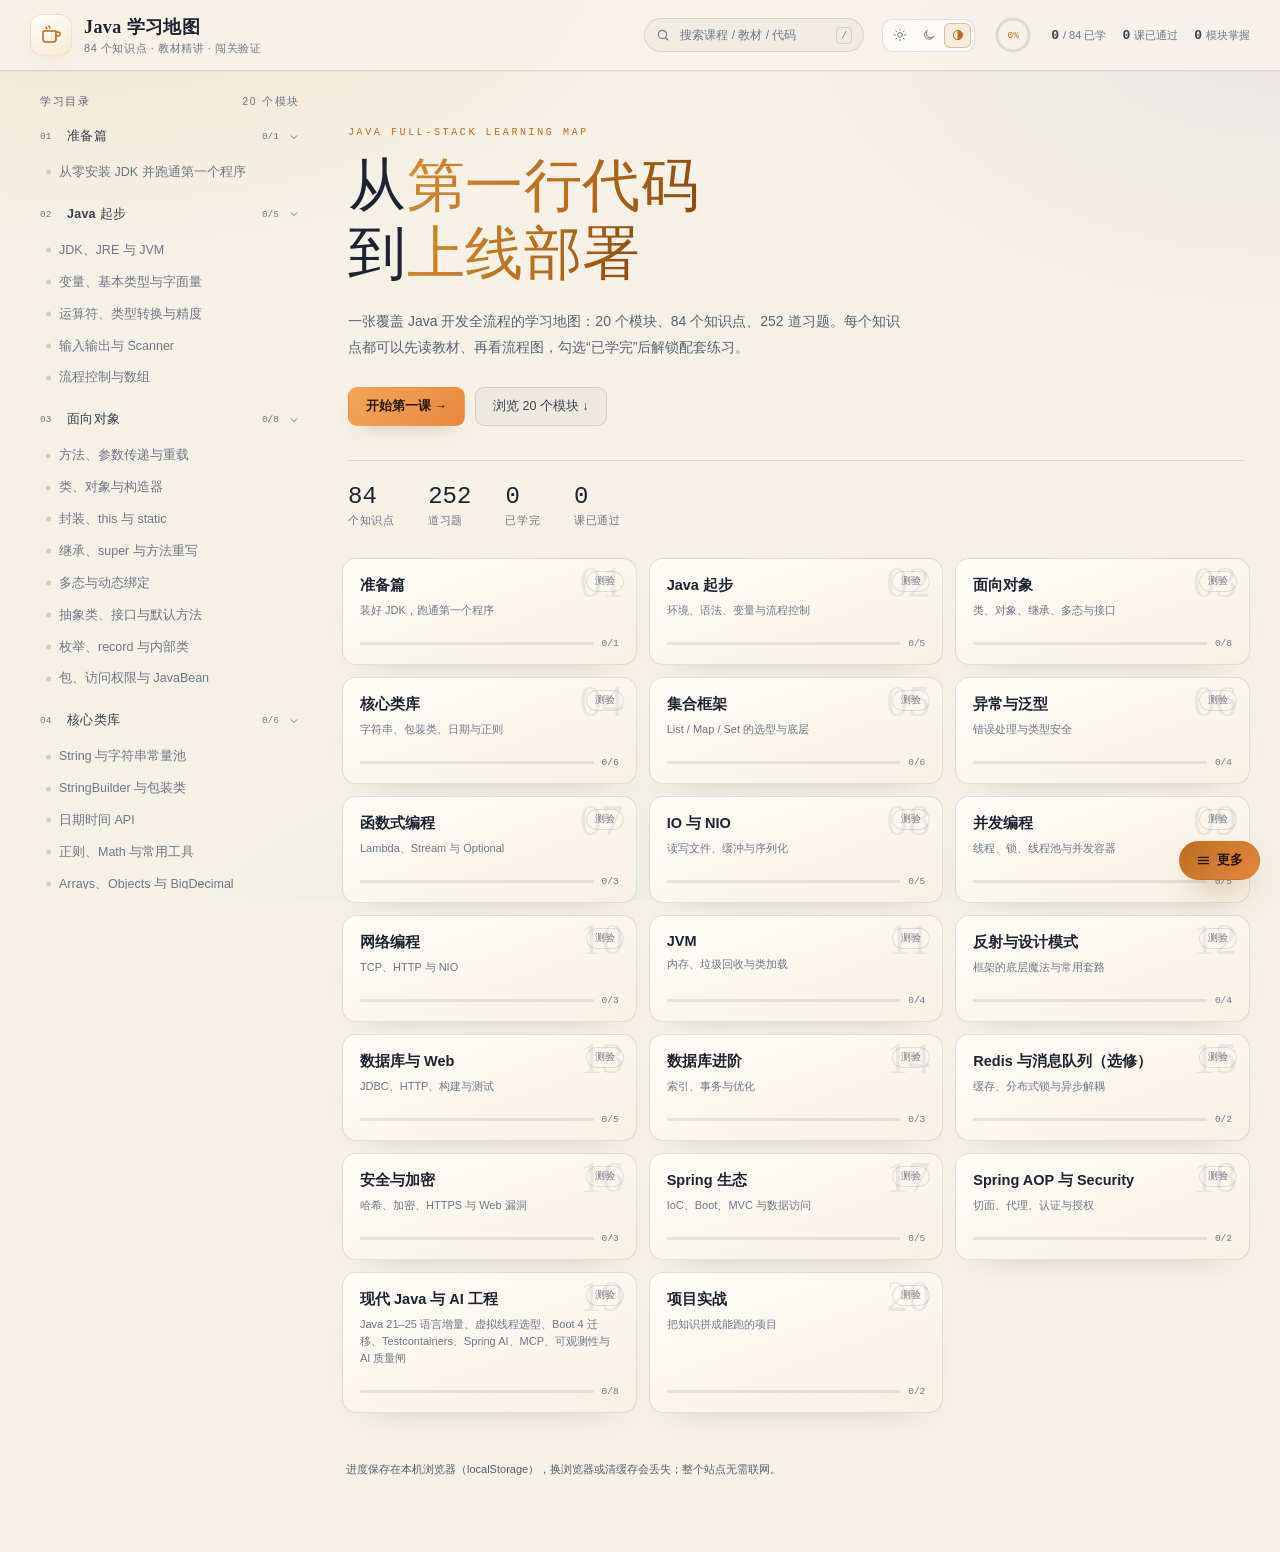
<file: index.html>
<!DOCTYPE html>
<html lang="zh-CN" data-theme="dark" data-theme-mode="auto">
<head>
<meta charset="UTF-8">
<meta name="viewport" content="width=device-width, initial-scale=1">
<meta name="color-scheme" content="dark light">
<title>Java 学习地图 · 教材精讲 + 闯关练习</title>
<meta name="description" content="面向零基础的 Java 全栈学习站：20 个模块 / 84 个知识点 / 252 道题，教材精讲 + 流程图 + 闯关练习。双击即可离线使用。">
<script>
/* 在首屏渲染前应用主题，避免闪烁 */
(function () {
  try {
    var mode = localStorage.getItem('java-lab-theme') || 'auto';
    var dark = window.matchMedia('(prefers-color-scheme: dark)').matches;
    document.documentElement.setAttribute('data-theme', mode === 'auto' ? (dark ? 'dark' : 'light') : mode);
    document.documentElement.setAttribute('data-theme-mode', mode);
  } catch (e) {
    document.documentElement.setAttribute('data-theme', 'dark');
  }
})();
</script>
<link rel="stylesheet" href="css/style.css">
</head>
<body>
<div class="backdrop" aria-hidden="true"></div>

<header class="topbar">
  <a class="brand" href="#/" id="brand">
    <span class="logo" aria-hidden="true">
      <svg viewBox="0 0 24 24"><path d="M4 8h13v8a3 3 0 0 1-3 3H7a3 3 0 0 1-3-3V8Z"/><path d="M17 9h2a2 2 0 0 1 0 4h-2"/><path d="M7 4c0 .8.8 1 .8 1.8M10 3c0 .8.8 1 .8 1.8"/></svg>
    </span>
    <span class="brand-text">
      <b>Java 学习地图</b>
      <small><span id="brand-total">84</span> 个知识点 · 教材精讲 · 闯关验证</small>
    </span>
  </a>

  <div class="head-right">
    <div class="theme-switch" id="theme-switch" role="group" aria-label="主题模式">
      <button type="button" data-mode="light" title="日间模式" aria-label="日间模式">
        <svg viewBox="0 0 24 24"><circle cx="12" cy="12" r="4"/><path d="M12 2v2M12 20v2M4.9 4.9l1.4 1.4M17.7 17.7l1.4 1.4M2 12h2M20 12h2M4.9 19.1l1.4-1.4M17.7 6.3l1.4-1.4"/></svg>
      </button>
      <button type="button" data-mode="dark" title="夜间模式" aria-label="夜间模式">
        <svg viewBox="0 0 24 24"><path d="M20 14.5A8 8 0 1 1 9.5 4a6.5 6.5 0 0 0 10.5 10.5Z"/></svg>
      </button>
      <button type="button" data-mode="auto" title="跟随系统" aria-label="跟随系统主题">
        <svg viewBox="0 0 24 24"><circle cx="12" cy="12" r="8"/><path d="M12 4v16" /><path d="M12 4a8 8 0 0 1 0 16" fill="currentColor" stroke="none"/></svg>
      </button>
    </div>
    <div class="progress-ring" title="已学完的知识点">
      <svg viewBox="0 0 40 40" aria-hidden="true">
        <circle cx="20" cy="20" r="16" class="ring-bg"></circle>
        <circle cx="20" cy="20" r="16" class="ring-fg" id="ring-fill"></circle>
      </svg>
      <span id="ring-text">0%</span>
    </div>
    <div class="head-stats">
      <div><b id="stat-done">0</b><span>/ 84 已学</span></div>
      <div><b id="stat-pass">0</b><span> 课已通过</span></div>
    </div>
  </div>
</header>

<main class="shell">
  <aside class="sidebar" id="sidebar" aria-label="课程目录"></aside>
  <section class="main" id="main"></section>
</main>

<div class="toast" id="toast" role="status" aria-live="polite"></div>

<noscript>
  <p style="padding:24px;color:#fca5a5">这个学习站需要启用 JavaScript 才能使用。</p>
</noscript>

<script src="js/curriculum-1.js"></script>
<script src="js/curriculum-2.js"></script>
<script src="js/curriculum-3.js"></script>
<script src="js/curriculum-4.js"></script>
<script src="js/curriculum-5.js"></script>
<script src="js/curriculum-6.js"></script>
<script src="js/curriculum-7.js"></script>
<script src="js/curriculum-14-modern.js"></script>
<script src="js/curriculum-order.js"></script>
<script src="js/guides-1.js"></script>
<script src="js/guides-2.js"></script>
<script src="js/guides-3.js"></script>
<script src="js/guides-4.js"></script>
<script src="js/guides-5.js"></script>
<script src="js/deep-1.js"></script>
<script src="js/deep-2.js"></script>
<script src="js/deep-3.js"></script>
<script src="js/deep-4.js"></script>
<script src="js/textbook-oop-1.js"></script>
<script src="js/textbook-oop-2.js"></script>
<script src="js/textbook-oop-3.js"></script>
<script src="js/textbook-oop-4.js"></script>
<script src="js/textbook-oop-extra.js"></script>
<script src="js/textbook-basics-1.js"></script>
<script src="js/textbook-basics-2.js"></script>
<script src="js/textbook-basics-3.js"></script>
<script src="js/textbook-basics-extra.js"></script>
<script src="js/textbook-flows.js"></script>
<script src="js/textbook-topup.js"></script>
<script src="js/textbook-projects-1.js"></script>
<script src="js/textbook-topup-2.js"></script>
<script src="js/textbook-topup-3.js"></script>
<script src="js/textbook-core-1.js"></script>
<script src="js/textbook-collections-1.js"></script>
<script src="js/textbook-exceptions-1.js"></script>
<script src="js/textbook-fp-io-1.js"></script>
<script src="js/textbook-net-1.js"></script>
<script src="js/textbook-net-2.js"></script>
<script src="js/textbook-sec.js"></script>
<script src="js/textbook-springsec.js"></script>
<script src="js/textbook-db-adv-1.js"></script>
<script src="js/textbook-db-adv-2.js"></script>
<script src="js/textbook-mq.js"></script>
<script src="js/textbook-concurrency-1.js"></script>
<script src="js/textbook-jvm-1.js"></script>
<script src="js/textbook-db-1.js"></script>
<script src="js/textbook-spring-1.js"></script>
<script src="js/textbook-modern-1.js"></script>
<script src="js/textbook-modern-2.js"></script>
<script src="js/exam-extra-1.js"></script>
<script src="js/exam-extra-2.js"></script>
<script src="js/exam-extra-3.js"></script>
<script src="js/exam-extra-4.js"></script>
<script src="js/engine.js"></script>
<script src="js/exams.js"></script>
<script src="js/tools.js"></script>
<script src="js/code-exercises.js"></script>
<script src="js/code-lab.js"></script>
<script src="js/search.js"></script>
<script src="js/menu.js"></script>
</body>
</html>
</file>
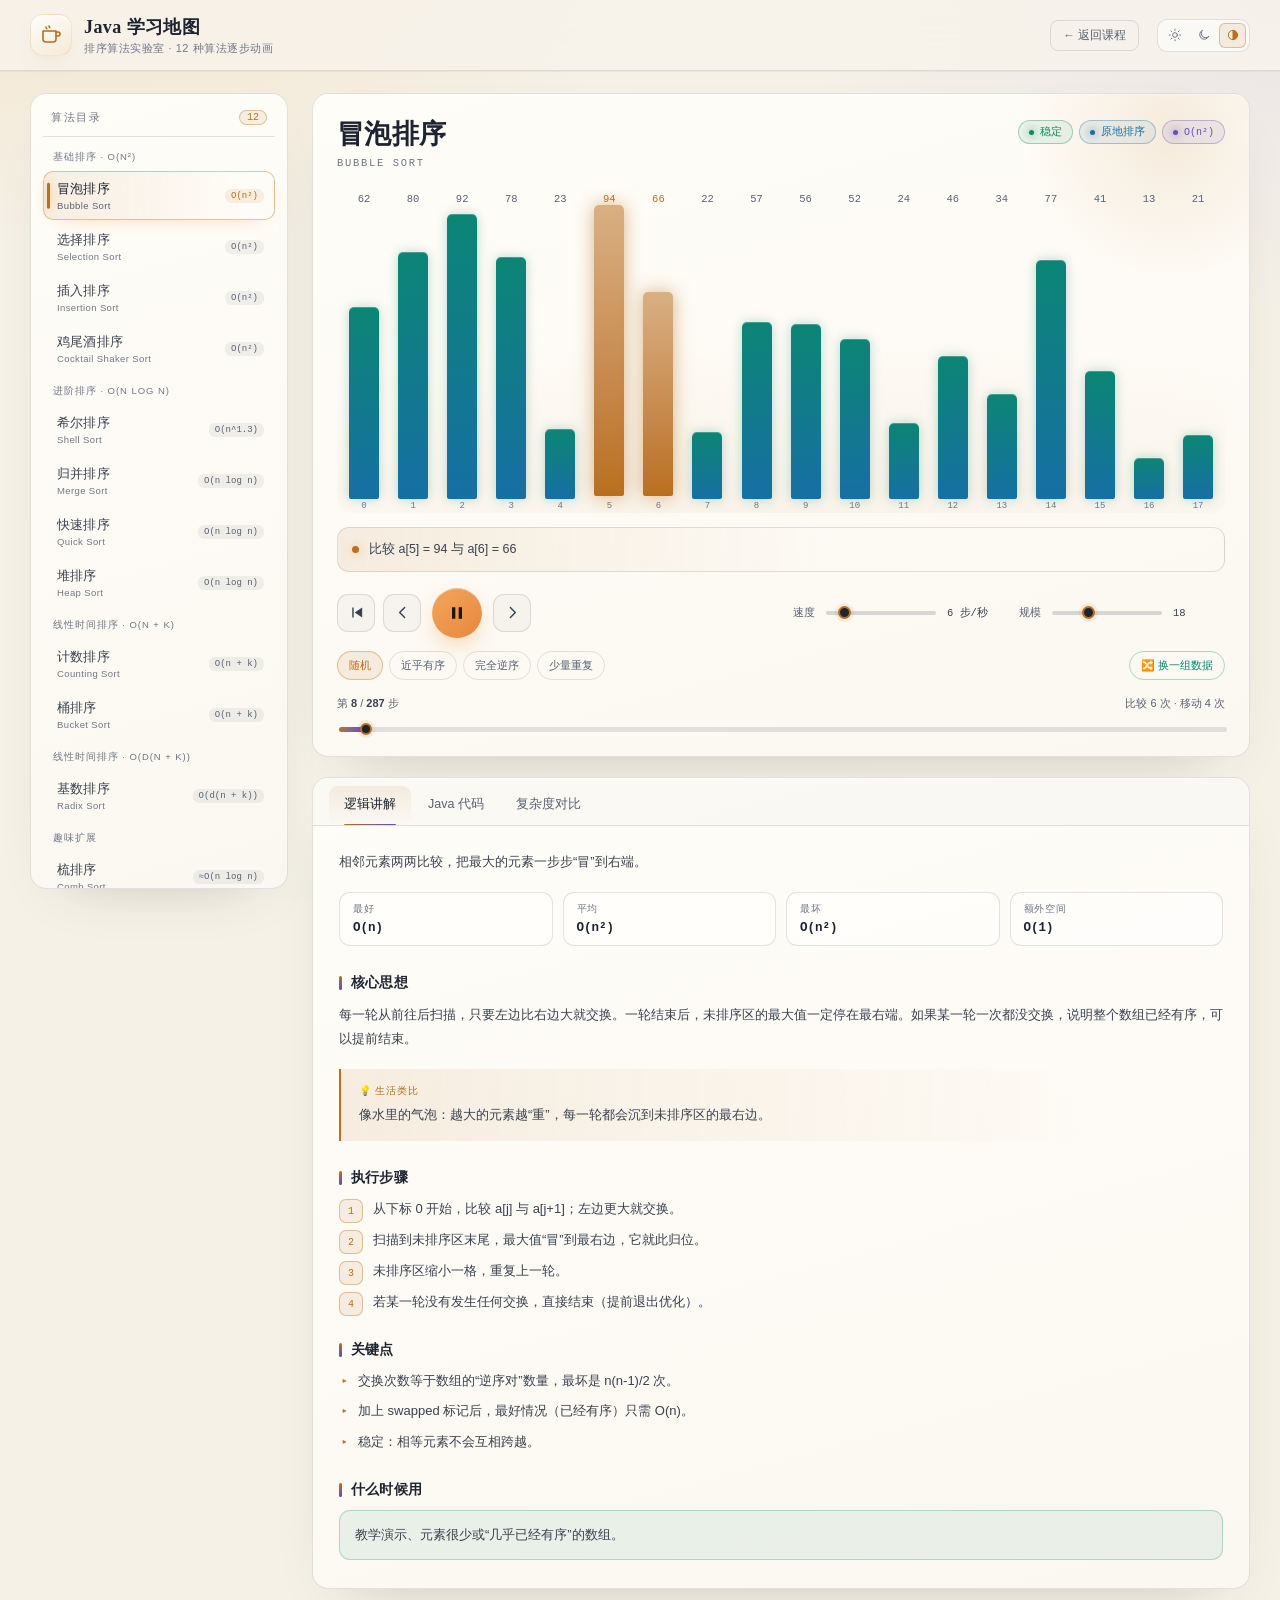
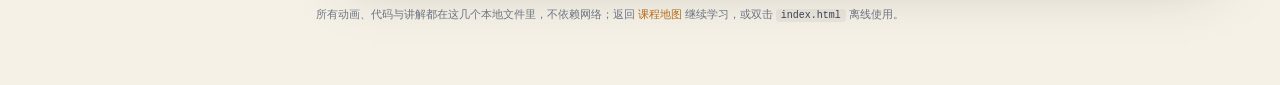
<file: sorting.html>
<!DOCTYPE html>
<html lang="zh-CN" data-theme="dark" data-theme-mode="auto">
<head>
<meta charset="UTF-8">
<meta name="viewport" content="width=device-width, initial-scale=1">
<meta name="color-scheme" content="dark light">
<title>排序算法实验室 · Java 学习地图</title>
<meta name="description" content="12 种经典排序的逐步动画、复杂度对比与 Java 实现，作为 Java 学习地图的配套设施，纯本地运行。">
<script>
/* 在首屏渲染前应用主题，避免闪烁（与课程页共用同一个键） */
(function () {
  try {
    var mode = localStorage.getItem('java-lab-theme') || 'auto';
    var dark = window.matchMedia('(prefers-color-scheme: dark)').matches;
    document.documentElement.setAttribute('data-theme', mode === 'auto' ? (dark ? 'dark' : 'light') : mode);
    document.documentElement.setAttribute('data-theme-mode', mode);
  } catch (e) {
    document.documentElement.setAttribute('data-theme', 'dark');
  }
})();
</script>
<link rel="stylesheet" href="css/style.css">
<link rel="stylesheet" href="css/sorting.css">
</head>
<body>

<div class="backdrop" aria-hidden="true"></div>

<header class="topbar">
  <a class="brand" href="index.html">
    <span class="logo" aria-hidden="true">
      <svg viewBox="0 0 24 24"><path d="M4 8h13v8a3 3 0 0 1-3 3H7a3 3 0 0 1-3-3V8Z"/><path d="M17 9h2a2 2 0 0 1 0 4h-2"/><path d="M7 4c0 .8.8 1 .8 1.8M10 3c0 .8.8 1 .8 1.8"/></svg>
    </span>
    <span class="brand-text">
      <b>Java 学习地图</b>
      <small>排序算法实验室 · 12 种算法逐步动画</small>
    </span>
  </a>

  <div class="head-right">
    <a class="lab-back" href="index.html">← 返回课程</a>
    <div class="theme-switch" id="theme-switch" role="group" aria-label="主题模式">
      <button type="button" data-mode="light" title="日间模式" aria-label="日间模式">
        <svg viewBox="0 0 24 24"><circle cx="12" cy="12" r="4"/><path d="M12 2v2M12 20v2M4.9 4.9l1.4 1.4M17.7 17.7l1.4 1.4M2 12h2M20 12h2M4.9 19.1l1.4-1.4M17.7 6.3l1.4-1.4"/></svg>
      </button>
      <button type="button" data-mode="dark" title="夜间模式" aria-label="夜间模式">
        <svg viewBox="0 0 24 24"><path d="M20 14.5A8 8 0 1 1 9.5 4a6.5 6.5 0 0 0 10.5 10.5Z"/></svg>
      </button>
      <button type="button" data-mode="auto" title="跟随系统" aria-label="跟随系统主题">
        <svg viewBox="0 0 24 24"><circle cx="12" cy="12" r="8"/><path d="M12 4v16" /><path d="M12 4a8 8 0 0 1 0 16" fill="currentColor" stroke="none"/></svg>
      </button>
    </div>
  </div>
</header>

<main class="lab-wrap">
  <aside class="lab-side panel" aria-label="算法目录">
    <div class="side-head"><span>算法目录</span><span class="side-count">12</span></div>
    <nav id="algo-list" class="algo-list" aria-label="算法目录"></nav>
    <div class="side-note">
      <div><kbd>空格</kbd> 播放 / 暂停</div>
      <div><kbd>←</kbd><kbd>→</kbd> 单步前进 / 后退</div>
      <div><kbd>R</kbd> 回到开头</div>
    </div>
  </aside>

  <section class="lab-main">
    <div class="panel stage">
      <div class="stage-head">
        <div class="title-block">
          <h2 id="algo-name">冒泡排序</h2>
          <p id="algo-en">Bubble Sort</p>
        </div>
        <div class="badges" id="badges"></div>
      </div>

      <div class="chart" id="chart">
        <div class="bars" id="bars" aria-hidden="true"></div>
        <div class="aux" id="aux" hidden></div>
      </div>

      <div class="note" id="note" aria-live="polite">
        <i class="note-dot"></i>
        <p id="note-text">准备开始…</p>
      </div>

      <div class="controls">
        <div class="transport">
          <button class="icon-btn" id="btn-reset" title="回到开头（R）" aria-label="回到开头">
            <svg viewBox="0 0 24 24" aria-hidden="true"><path d="M6 5h2v14H6zM20 5v14L9.5 12z"/></svg>
          </button>
          <button class="icon-btn" id="btn-prev" title="上一步（←）" aria-label="上一步">
            <svg viewBox="0 0 24 24" aria-hidden="true" class="stroke"><path d="M15 5l-7 7 7 7"/></svg>
          </button>
          <button class="play-btn" id="btn-play" title="播放 / 暂停（空格）" aria-label="播放"></button>
          <button class="icon-btn" id="btn-next" title="下一步（→）" aria-label="下一步">
            <svg viewBox="0 0 24 24" aria-hidden="true" class="stroke"><path d="M9 5l7 7-7 7"/></svg>
          </button>
        </div>

        <div class="sliders">
          <label class="range-field">
            <span>速度</span>
            <input type="range" id="speed" min="1" max="40" value="6">
            <output id="speed-val">6 步/秒</output>
          </label>
          <label class="range-field">
            <span>规模</span>
            <input type="range" id="size" min="8" max="40" value="18">
            <output id="size-val">18</output>
          </label>
        </div>
      </div>

      <div class="presets">
        <button class="chip active" data-preset="random">随机</button>
        <button class="chip" data-preset="nearly">近乎有序</button>
        <button class="chip" data-preset="reverse">完全逆序</button>
        <button class="chip" data-preset="few">少量重复</button>
        <button class="chip chip-accent" id="btn-shuffle">🔀 换一组数据</button>
      </div>

      <div class="timeline">
        <div class="timeline-meta">
          <span>第 <b id="step-now">1</b> / <b id="step-total">1</b> 步</span>
          <span id="counts">比较 0 次 · 移动 0 次</span>
        </div>
        <input type="range" id="scrub" min="0" max="0" value="0" aria-label="动画进度">
      </div>
    </div>

    <div class="panel detail">
      <div class="tabs" role="tablist">
        <button class="tab active" data-tab="explain" role="tab">逻辑讲解</button>
        <button class="tab" data-tab="code" role="tab">Java 代码</button>
        <button class="tab" data-tab="compare" role="tab">复杂度对比</button>
      </div>

      <div class="panel-body" id="panel-explain" role="tabpanel"></div>

      <div class="panel-body" id="panel-code" hidden role="tabpanel">
        <div class="code-shell">
          <div class="code-head">
            <i class="file-dot"></i>
            <span id="java-name">BubbleSort.java</span>
            <button class="copy-btn" id="copy-btn">复制代码</button>
          </div>
          <pre class="code" id="code-scroll"><code id="java-code"></code></pre>
        </div>
      </div>

      <div class="panel-body" id="panel-compare" hidden role="tabpanel"></div>
    </div>

    <p class="footnote">所有动画、代码与讲解都在这几个本地文件里，不依赖网络；返回 <a href="index.html">课程地图</a> 继续学习，或双击 <code>index.html</code> 离线使用。</p>
  </section>
</main>

<div class="toast" id="toast" role="status" aria-live="polite"></div>

<noscript>
  <p style="padding:24px;color:#fca5a5">这个页面需要启用 JavaScript 才能播放排序动画。</p>
</noscript>

<script>
/* 主题切换：与课程页共用 localStorage 键与 data-theme 机制 */
(function () {
  var KEY = 'java-lab-theme';
  var mq = null;
  var mode = 'auto';
  try { mq = window.matchMedia('(prefers-color-scheme: dark)'); } catch (e) {}
  try { mode = localStorage.getItem(KEY) || 'auto'; } catch (e) {}
  if (mode !== 'light' && mode !== 'dark') mode = 'auto';

  var buttons = Array.prototype.slice.call(document.querySelectorAll('[data-mode]'));

  function apply() {
    var resolved = mode === 'auto' ? (mq && mq.matches ? 'dark' : 'light') : mode;
    document.documentElement.setAttribute('data-theme', resolved);
    document.documentElement.setAttribute('data-theme-mode', mode);
    buttons.forEach(function (btn) {
      var on = btn.getAttribute('data-mode') === mode;
      btn.classList.toggle('active', on);
      btn.setAttribute('aria-pressed', on ? 'true' : 'false');
    });
  }

  buttons.forEach(function (btn) {
    btn.addEventListener('click', function () {
      var next = btn.getAttribute('data-mode');
      if (next !== 'light' && next !== 'dark' && next !== 'auto') return;
      mode = next;
      try { localStorage.setItem(KEY, mode); } catch (e) {}
      apply();
    });
  });

  if (mq) {
    if (mq.addEventListener) mq.addEventListener('change', function () { if (mode === 'auto') apply(); });
    else if (mq.addListener) mq.addListener(function () { if (mode === 'auto') apply(); });
  }

  apply();
})();
</script>

<script src="js/sorting-algorithms.js"></script>
<script src="js/sorting-lab.js"></script>
</body>
</html>
</file>
<file: css/style.css>
/* =====================================================================
   Java 学习地图 · 样式（离线可用，无外部字体）
   ===================================================================== */

:root {
  --bg: #0a0c14;
  --bg-soft: #0d101a;
  --panel: #111522;
  --panel-2: #151a2a;
  --panel-3: #1a2032;
  --line: rgba(255, 255, 255, 0.075);
  --line-strong: rgba(255, 255, 255, 0.14);
  --text: #ece8e0;
  --text-soft: #c9c6bf;
  --muted: #9b9dab;
  --dim: #707383;
  --amber: #f2a65a;
  --amber-soft: rgba(242, 166, 90, 0.12);
  --amber-line: rgba(242, 166, 90, 0.38);
  --teal: #5eead4;
  --violet: #b8a8ff;
  --rose: #fb7185;
  --green: #5ee6a8;
  --blue: #7dd3fc;
  --mono: ui-monospace, "SF Mono", "JetBrains Mono", Menlo, Consolas, monospace;
  --sans: -apple-system, BlinkMacSystemFont, "SF Pro Text", "PingFang SC", "Hiragino Sans GB", "Microsoft YaHei", "Segoe UI", sans-serif;
  --serif: "Iowan Old Style", "Palatino Linotype", "Songti SC", "Times New Roman", serif;
  --radius: 16px;
}

* { box-sizing: border-box; }

html { scroll-behavior: smooth; }

body {
  margin: 0;
  min-height: 100vh;
  background: var(--bg);
  color: var(--text);
  font-family: var(--sans);
  -webkit-font-smoothing: antialiased;
  overflow-x: hidden;
}

::selection { background: rgba(242, 166, 90, 0.3); color: #fff; }

button { font-family: inherit; }
a { color: inherit; }

:focus-visible { outline: 2px solid rgba(242, 166, 90, 0.7); outline-offset: 2px; }

/* ---------- 背景 ---------- */
.backdrop {
  position: fixed;
  inset: 0;
  z-index: -1;
  background:
    radial-gradient(900px 520px at 8% -8%, rgba(242, 166, 90, 0.13), transparent 62%),
    radial-gradient(800px 520px at 100% 0%, rgba(184, 168, 255, 0.08), transparent 60%),
    radial-gradient(900px 600px at 50% 120%, rgba(94, 234, 212, 0.05), transparent 60%),
    var(--bg);
}

.backdrop::after {
  content: "";
  position: absolute;
  inset: 0;
  background-image:
    linear-gradient(rgba(255, 255, 255, 0.016) 1px, transparent 1px),
    linear-gradient(90deg, rgba(255, 255, 255, 0.016) 1px, transparent 1px);
  background-size: 44px 44px;
  mask-image: radial-gradient(80% 60% at 50% 0%, #000 30%, transparent 100%);
  -webkit-mask-image: radial-gradient(80% 60% at 50% 0%, #000 30%, transparent 100%);
}

/* ---------- 顶栏 ---------- */
.topbar {
  position: sticky;
  top: 0;
  z-index: 30;
  display: flex;
  align-items: center;
  justify-content: space-between;
  gap: 18px;
  padding: 14px 30px;
  background: rgba(10, 12, 20, 0.82);
  border-bottom: 1px solid var(--line);
  backdrop-filter: blur(18px);
}

.brand {
  display: flex;
  align-items: center;
  gap: 12px;
  text-decoration: none;
  min-width: 0;
}

.logo {
  width: 42px;
  height: 42px;
  flex: none;
  display: grid;
  place-items: center;
  border-radius: 13px;
  color: var(--amber);
  background: linear-gradient(150deg, rgba(242, 166, 90, 0.16), rgba(184, 168, 255, 0.1));
  border: 1px solid rgba(242, 166, 90, 0.28);
  box-shadow: inset 0 1px 0 rgba(255, 255, 255, 0.12), 0 10px 26px -14px rgba(242, 166, 90, 0.7);
}

.logo svg {
  width: 24px;
  height: 24px;
  fill: none;
  stroke: currentColor;
  stroke-width: 1.6;
  stroke-linecap: round;
  stroke-linejoin: round;
}

.brand-text { display: flex; flex-direction: column; gap: 2px; min-width: 0; }

.brand-text b {
  font-family: var(--serif);
  font-size: 18px;
  letter-spacing: 0.4px;
  font-weight: 600;
  white-space: nowrap;
}

.brand-text small {
  font-size: 11px;
  color: var(--dim);
  letter-spacing: 0.05em;
  white-space: nowrap;
}

.head-right { display: flex; flex-wrap: wrap; justify-content: flex-end; row-gap: 6px; align-items: center; gap: 18px; }

.progress-ring { position: relative; width: 40px; height: 40px; flex: none; }

.progress-ring svg { width: 40px; height: 40px; transform: rotate(-90deg); }

.progress-ring .ring-bg {
  fill: none;
  stroke: rgba(255, 255, 255, 0.08);
  stroke-width: 3;
}

.progress-ring .ring-fg {
  fill: none;
  stroke: var(--amber);
  stroke-width: 3;
  stroke-linecap: round;
  stroke-dasharray: 100.53;
  stroke-dashoffset: 100.53;
  transition: stroke-dashoffset 0.6s cubic-bezier(0.22, 1, 0.36, 1);
  filter: drop-shadow(0 0 5px rgba(242, 166, 90, 0.5));
}

.progress-ring span {
  position: absolute;
  inset: 0;
  display: grid;
  place-items: center;
  font-family: var(--mono);
  font-size: 9.5px;
  color: var(--amber-2);
}

.head-stats { display: flex; gap: 16px; font-size: 11px; color: var(--dim); white-space: nowrap; }
.head-stats div { display: flex; align-items: baseline; gap: 4px; }
.head-stats b { font-family: var(--mono); font-size: 13px; color: var(--text-soft); font-weight: 600; }

/* ---------- 顶栏搜索 ---------- */
.search-wrap {
  position: relative;
  display: flex; align-items: center; gap: 8px;
  height: 34px; padding: 0 11px;
  border-radius: 999px;
  border: 1px solid var(--line);
  background: color-mix(in srgb, var(--text) 3%, transparent);
  transition: border-color .16s ease, background .16s ease;
}
.search-wrap:focus-within { border-color: var(--amber-line); background: var(--amber-soft); }
.search-icon {
  width: 14px; height: 14px; flex: none;
  fill: none; stroke: var(--dim); stroke-width: 2; stroke-linecap: round;
  transition: stroke .16s ease;
}
.search-wrap:focus-within .search-icon { stroke: var(--amber); }
.search-input {
  width: 150px; border: 0; background: none; outline: none;
  color: var(--text); font-size: 12px; font-family: inherit;
}
.search-input::placeholder { color: var(--dim); }
.search-input::-webkit-search-cancel-button { display: none; }
.search-kbd {
  flex: none; font-family: var(--mono); font-size: 9.5px; color: var(--dim);
  border: 1px solid var(--line); border-radius: 4px; padding: 0 4px; line-height: 15px;
  transition: opacity .16s ease;
}
.search-wrap:focus-within .search-kbd { opacity: 0; }
.search-panel {
  position: absolute; left: 0; top: calc(100% + 8px); z-index: 70;
  width: 372px; max-width: calc(100vw - 28px);
  padding: 6px; border-radius: 14px;
  border: 1px solid var(--line-strong);
  background: linear-gradient(160deg, var(--panel), var(--bg-soft));
  box-shadow: 0 26px 64px -28px rgba(0, 0, 0, .75);
  max-height: min(58vh, 430px); overflow: auto;
}
[data-theme="light"] .search-panel { box-shadow: 0 24px 54px -30px rgba(60, 48, 30, .45); }
.search-panel[hidden] { display: none; }
.search-hit {
  display: block; width: 100%; text-align: left;
  padding: 9px 11px; border: 0; border-radius: 9px;
  background: none; color: var(--text-soft); cursor: pointer;
}
.search-hit:hover, .search-hit.active { background: var(--amber-soft); }
.search-hit b { display: block; font-size: 12.5px; color: var(--text); }
.search-hit small { display: block; margin: 2px 0; font-size: 10px; color: var(--dim); }
.search-hit span {
  display: block; font-size: 11px; color: var(--muted); line-height: 1.55;
  overflow: hidden; text-overflow: ellipsis; white-space: nowrap;
}
.search-hit mark { background: var(--amber-soft); color: var(--amber); padding: 0 2px; border-radius: 3px; }
.search-hint { margin: 0; padding: 10px 12px; font-size: 11.5px; color: var(--dim); }

/* ---------- 布局 ---------- */
.shell {
  max-width: 1380px;
  margin: 0 auto;
  padding: 22px 30px 60px;
  display: grid;
  grid-template-columns: 286px minmax(0, 1fr);
  gap: 26px;
  align-items: start;
}

/* ---------- 侧边栏 ---------- */
.sidebar {
  position: sticky;
  top: 84px;
  max-height: calc(100vh - 104px);
  overflow-y: auto;
  padding: 2px 8px 18px 2px;
  scrollbar-width: thin;
  scrollbar-color: rgba(255, 255, 255, 0.12) transparent;
}

.sidebar::-webkit-scrollbar { width: 6px; }
.sidebar::-webkit-scrollbar-thumb { background: rgba(255, 255, 255, 0.12); border-radius: 99px; }

.side-toggle { display: none; }

.side-head {
  display: flex;
  align-items: center;
  justify-content: space-between;
  padding: 0 8px 10px;
  font-size: 10.5px;
  letter-spacing: 0.16em;
  text-transform: uppercase;
  color: var(--dim);
}

.side-head b { color: var(--muted); font-weight: 500; }

.module { margin-bottom: 2px; }

.module-head {
  width: 100%;
  display: flex;
  align-items: center;
  gap: 9px;
  padding: 9px 8px;
  border: none;
  background: none;
  color: var(--muted);
  cursor: pointer;
  border-radius: 9px;
  text-align: left;
  transition: background 0.15s ease;
}

.module-head:hover { background: rgba(255, 255, 255, 0.03); }

.mod-no {
  font-family: var(--mono);
  font-size: 9.5px;
  color: var(--dim);
  width: 18px;
  flex: none;
}

.mod-title { font-size: 12.5px; font-weight: 550; flex: 1; color: var(--text-soft); letter-spacing: 0.02em; }

.mod-count { font-family: var(--mono); font-size: 9.5px; color: var(--dim); }

.mod-chevron {
  width: 12px;
  height: 12px;
  flex: none;
  color: var(--dim);
  transition: transform 0.2s ease;
}

.module.collapsed .mod-chevron { transform: rotate(-90deg); }
.module.collapsed .module-lessons { display: none; }

.module-lessons { padding: 2px 0 6px 0; }

.lesson-link {
  position: relative;
  display: flex;
  align-items: center;
  gap: 8px;
  padding: 7px 9px 7px 27px;
  margin: 1px 0;
  border-radius: 8px;
  text-decoration: none;
  color: var(--dim);
  font-size: 12.5px;
  line-height: 1.35;
  transition: color 0.15s ease, background 0.15s ease;
}

.lesson-link::before {
  content: "";
  position: absolute;
  left: 14px;
  top: 50%;
  width: 5px;
  height: 5px;
  border-radius: 50%;
  background: rgba(255, 255, 255, 0.16);
  transform: translateY(-50%);
  transition: all 0.15s ease;
}

.lesson-link:hover { color: var(--text-soft); background: rgba(255, 255, 255, 0.035); }

.lesson-link.done { color: var(--text-soft); }
.lesson-link.done::before { background: var(--green); box-shadow: 0 0 7px rgba(94, 230, 168, 0.6); }

.lesson-link.passed::before { background: var(--amber); box-shadow: 0 0 7px rgba(242, 166, 90, 0.7); }

.lesson-link.active {
  color: var(--text);
  background: linear-gradient(90deg, rgba(242, 166, 90, 0.14), rgba(242, 166, 90, 0.02));
  box-shadow: inset 2px 0 0 var(--amber);
}

.lesson-link.active::before { background: var(--amber); box-shadow: 0 0 8px rgba(242, 166, 90, 0.85); }

.lesson-link .done-mark {
  margin-left: auto;
  font-size: 10px;
  color: var(--green);
  font-family: var(--mono);
  opacity: 0;
}

.lesson-link.done .done-mark { opacity: 1; }
.lesson-link.passed .done-mark { color: var(--amber); }

/* ---------- 主区 ---------- */
.main { min-width: 0; }

.crumbs {
  display: flex;
  align-items: center;
  gap: 7px;
  font-size: 11px;
  color: var(--dim);
  letter-spacing: 0.04em;
  margin: 2px 0 10px;
}

.crumbs .sep { opacity: 0.5; }
.crumbs b { color: var(--amber); font-weight: 500; }

.lesson-title {
  font-family: var(--serif);
  font-size: clamp(26px, 3.2vw, 34px);
  font-weight: 600;
  letter-spacing: 0.2px;
  line-height: 1.25;
  margin: 0 0 10px;
}

.lesson-meta { display: flex; flex-wrap: wrap; gap: 7px; margin-bottom: 20px; }

.meta-chip {
  font-size: 10.5px;
  padding: 4px 9px;
  border-radius: 6px;
  border: 1px solid var(--line);
  color: var(--muted);
  background: rgba(255, 255, 255, 0.02);
}

.meta-chip.level { color: var(--teal); border-color: rgba(94, 234, 212, 0.22); }
.meta-chip.done { color: var(--green); border-color: rgba(94, 230, 168, 0.28); background: rgba(94, 230, 168, 0.06); }
.meta-chip.passed { color: var(--amber); border-color: var(--amber-line); background: var(--amber-soft); }

/* ---------- 步骤条 ---------- */
.stepper {
  display: flex;
  align-items: center;
  gap: 4px;
  padding: 5px;
  border: 1px solid var(--line);
  background: var(--panel);
  border-radius: 13px;
  margin-bottom: 18px;
  overflow-x: auto;
}

.step-btn {
  flex: 1;
  min-width: 122px;
  display: flex;
  align-items: center;
  gap: 9px;
  padding: 9px 13px;
  border: none;
  border-radius: 9px;
  background: none;
  color: var(--dim);
  font-size: 12.5px;
  cursor: pointer;
  transition: all 0.16s ease;
  white-space: nowrap;
}

.step-btn i {
  width: 21px;
  height: 21px;
  flex: none;
  display: grid;
  place-items: center;
  border-radius: 50%;
  border: 1px solid var(--line-strong);
  font-family: var(--mono);
  font-size: 10px;
  font-style: normal;
  transition: all 0.16s ease;
}

.step-btn:hover { color: var(--text-soft); background: rgba(255, 255, 255, 0.03); }

.step-btn.active {
  color: var(--text);
  background: linear-gradient(150deg, rgba(242, 166, 90, 0.16), rgba(242, 166, 90, 0.04));
  box-shadow: inset 0 0 0 1px rgba(242, 166, 90, 0.25);
}

.step-btn.active i {
  background: var(--amber);
  border-color: var(--amber);
  color: #221503;
  font-weight: 700;
}

.step-btn.locked { opacity: 0.55; cursor: not-allowed; }
.step-btn .lock { margin-left: auto; font-size: 10px; color: var(--dim); }

/* ---------- 面板 ---------- */
.panel {
  background: linear-gradient(165deg, var(--panel), var(--bg-soft));
  border: 1px solid var(--line);
  border-radius: var(--radius);
  box-shadow: 0 30px 70px -46px rgba(0, 0, 0, 0.95), inset 0 1px 0 rgba(255, 255, 255, 0.035);
  animation: rise 0.4s cubic-bezier(0.22, 1, 0.36, 1) both;
}

.panel-pad { padding: 24px 26px 26px; }

@keyframes rise {
  from { opacity: 0; transform: translateY(8px); }
  to { opacity: 1; transform: translateY(0); }
}

.intro {
  margin: 0 0 20px;
  font-size: 14.5px;
  line-height: 1.85;
  color: var(--text-soft);
}

.points { display: flex; flex-direction: column; gap: 12px; margin-bottom: 22px; }

.point {
  display: flex;
  gap: 13px;
  padding: 14px 16px;
  border-radius: 12px;
  border: 1px solid var(--line);
  background: rgba(255, 255, 255, 0.018);
}

.point-no {
  flex: none;
  width: 24px;
  height: 24px;
  border-radius: 7px;
  display: grid;
  place-items: center;
  font-family: var(--mono);
  font-size: 10px;
  color: var(--amber);
  background: var(--amber-soft);
  border: 1px solid rgba(242, 166, 90, 0.24);
  margin-top: 1px;
}

.point-body h3 {
  margin: 0 0 5px;
  font-size: 13px;
  font-weight: 600;
  color: var(--text);
  letter-spacing: 0.02em;
}

.point-body p {
  margin: 0;
  font-size: 13px;
  line-height: 1.75;
  color: var(--muted);
}

/* flex item 的自动最小尺寸取内容的 min-content，一条长标识符就能把它撑到卡片外 */
.point-body { min-width: 0; }

.point-body, .point-body h3, .point-body p {
  overflow-wrap: anywhere;
  word-break: break-word;
}

.point-body code, .intro code, .tip code {
  font-family: var(--mono);
  font-size: 11.5px;
  color: var(--amber-2);
  background: rgba(242, 166, 90, 0.09);
  border: 1px solid rgba(242, 166, 90, 0.16);
  padding: 1px 5px;
  border-radius: 4px;
}

/* ---------- 统一代码块 .cb（教材 / 答案 / 练习共用） ---------- */
.cb {
  border: 1px solid var(--line);
  border-radius: 13px;
  overflow: hidden;
  background: #06080e;
  margin: 20px 0;
}

.cb-head {
  display: flex;
  align-items: center;
  gap: 8px;
  padding: 9px 13px;
  background: rgba(255, 255, 255, 0.028);
  border-bottom: 1px solid var(--line);
  font-family: var(--mono);
  font-size: 11px;
  color: var(--muted);
  white-space: nowrap;
}

.cb-dots { display: inline-flex; align-items: center; gap: 4px; flex: none; }

.cb-dots i {
  width: 7px;
  height: 7px;
  border-radius: 50%;
  background: var(--amber);
  box-shadow: 0 0 8px rgba(242, 166, 90, 0.6);
}

.cb-dots i:nth-child(2) { opacity: 0.62; }
.cb-dots i:nth-child(3) { opacity: 0.34; }

.cb-lang {
  flex: none;
  padding: 1px 6px;
  border: 1px solid rgba(255, 255, 255, 0.1);
  border-radius: 5px;
  font-size: 10px;
  letter-spacing: 0.04em;
  color: var(--text-soft);
}

.cb-title {
  flex: 1 1 auto;
  min-width: 0;
  overflow: hidden;
  text-overflow: ellipsis;
  color: var(--muted);
}

.cb-copy {
  margin-left: auto;
  flex: none;
  min-width: 54px;
  height: 22px;
  padding: 0 8px;
  border: 1px solid var(--line);
  background: rgba(255, 255, 255, 0.03);
  color: var(--muted);
  font-family: inherit;
  font-size: 10.5px;
  line-height: 20px;
  border-radius: 6px;
  cursor: pointer;
  transition: color 0.15s ease, border-color 0.15s ease, background 0.15s ease;
}

.cb-copy:hover { color: var(--text-soft); border-color: var(--line-strong); background: rgba(255, 255, 255, 0.06); }
.cb-copy:focus-visible { outline: 2px solid var(--amber); outline-offset: 1px; }

pre.cb-pre {
  margin: 0;
  padding: 16px 18px;
  overflow-x: auto;
  font-family: var(--mono);
  font-size: 12.5px;
  line-height: 1.8;
  color: #cdd3e0;
  white-space: pre;
  tab-size: 4;
}

pre.cb-pre::-webkit-scrollbar { height: 7px; }
pre.cb-pre::-webkit-scrollbar-thumb { background: rgba(255, 255, 255, 0.15); border-radius: 99px; }

/* 命令块：暗底不变，语言标签与提示符走强调色，内容不着色 */
.cb--shell .cb-lang { color: var(--teal); border-color: rgba(94, 234, 212, 0.32); }
.cb--shell .cb-dots i { background: var(--teal); box-shadow: 0 0 8px rgba(94, 234, 212, 0.5); }
.cb--shell pre.cb-pre { color: #d8f4ef; }
.cb-prompt { color: var(--teal); user-select: none; }
.cb-out { color: #8a90a0; }        /* 命令块里的程序输出 / 注释行：不加提示符，压暗 */
.cb--text .cb-lang { color: var(--muted); border-color: var(--line); }

.tok-kw { color: #d3a4ff; }
.tok-type { color: #7dd3fc; }
.tok-str { color: #9ae6b4; }
.tok-com { color: #5d6579; font-style: italic; }
.tok-num { color: #f3c969; }
.tok-ann { color: #f7a1bd; }

/* ---------- 提示 ---------- */
.tip {
  display: flex;
  gap: 10px;
  padding: 13px 16px;
  border-radius: 11px;
  border: 1px solid rgba(94, 234, 212, 0.18);
  background: rgba(94, 234, 212, 0.045);
  font-size: 12.5px;
  line-height: 1.75;
  color: #a9d8d1;
  margin: 18px 0;
}

.tip b { color: var(--teal); flex: none; }

/* ---------- CTA ---------- */
.cta-row {
  display: flex;
  align-items: center;
  gap: 10px;
  flex-wrap: wrap;
  margin-top: 22px;
  padding-top: 18px;
  border-top: 1px solid var(--line);
}

.btn {
  display: inline-flex;
  align-items: center;
  justify-content: center;
  gap: 7px;
  padding: 10px 17px;
  border-radius: 9px;
  border: 1px solid var(--line);
  background: rgba(255, 255, 255, 0.025);
  color: var(--text-soft);
  font-size: 12.5px;
  cursor: pointer;
  transition: all 0.16s ease;
  text-decoration: none;
}

.btn:hover { border-color: var(--line-strong); background: rgba(255, 255, 255, 0.05); color: var(--text); }

.btn.primary {
  border-color: transparent;
  background: linear-gradient(135deg, #f2a65a, #e8873f);
  color: #211306;
  font-weight: 600;
  box-shadow: 0 10px 26px -12px rgba(242, 166, 90, 0.85);
}

.btn.primary:hover { filter: brightness(1.06); color: #211306; }

.btn.ghost { background: transparent; }

.btn.success {
  border-color: rgba(94, 230, 168, 0.4);
  background: rgba(94, 230, 168, 0.1);
  color: var(--green);
}

.btn:disabled { opacity: 0.45; cursor: not-allowed; }

.check {
  display: inline-flex;
  align-items: center;
  gap: 9px;
  padding: 9px 15px;
  border-radius: 9px;
  border: 1px dashed rgba(242, 166, 90, 0.4);
  background: rgba(242, 166, 90, 0.05);
  color: var(--amber-2);
  font-size: 12.5px;
  cursor: pointer;
  transition: all 0.18s ease;
  user-select: none;
}

.check:hover { background: rgba(242, 166, 90, 0.1); }

.check .box {
  width: 17px;
  height: 17px;
  border-radius: 5px;
  border: 1.5px solid rgba(242, 166, 90, 0.55);
  display: grid;
  place-items: center;
  font-size: 11px;
  color: transparent;
  transition: all 0.18s ease;
}

.check.checked {
  border-style: solid;
  border-color: rgba(94, 230, 168, 0.45);
  background: rgba(94, 230, 168, 0.07);
  color: var(--green);
}

.check.checked .box { background: var(--green); border-color: var(--green); color: #0b2418; }

.check .check-hint { color: var(--dim); font-size: 10.5px; }

/* ---------- 演示区 ---------- */
.demo-head { display: flex; align-items: flex-start; justify-content: space-between; gap: 14px; margin-bottom: 16px; }
.demo-head h2 { font-family: var(--serif); font-size: 20px; margin: 0 0 4px; font-weight: 600; }
.demo-head p { margin: 0; font-size: 12px; color: var(--dim); }

/* 步骤播放器 */
.player {
  display: grid;
  grid-template-columns: minmax(0, 1.28fr) minmax(0, 0.72fr);
  border: 1px solid var(--line);
  border-radius: 13px;
  overflow: hidden;
  background: #06080e;
}

.player-code {
  position: relative;
  border-right: 1px solid var(--line);
  max-height: 430px;
  overflow: auto;
  scrollbar-width: thin;
}

.player-code pre {
  margin: 0;
  padding: 14px 0;
  font-family: var(--mono);
  font-size: 12px;
  line-height: 1.75;
  color: #b9c0d0;
  counter-reset: line;
}

.pline {
  display: block;
  position: relative;
  padding: 0 16px 0 46px;
  white-space: pre;
  transition: background 0.2s ease;
}

.pline::before {
  counter-increment: line;
  content: counter(line);
  position: absolute;
  left: 0;
  width: 34px;
  text-align: right;
  color: #3f4659;
  font-size: 10px;
}

.pline.active { background: linear-gradient(90deg, rgba(242, 166, 90, 0.14), rgba(242, 166, 90, 0.02)); }
.pline.active::before { color: var(--amber); }

.pline.active::after {
  content: "";
  position: absolute;
  left: 0;
  top: 0;
  bottom: 0;
  width: 2px;
  background: var(--amber);
}

.player-side { display: flex; flex-direction: column; min-width: 0; }

.vars-box {
  padding: 12px 14px;
  border-bottom: 1px solid var(--line);
  min-height: 96px;
}

.side-title {
  font-size: 9.5px;
  letter-spacing: 0.14em;
  text-transform: uppercase;
  color: var(--dim);
  margin-bottom: 8px;
  display: flex;
  align-items: center;
  gap: 6px;
}

.var-row {
  display: flex;
  align-items: baseline;
  gap: 8px;
  padding: 4px 0;
  font-family: var(--mono);
  font-size: 11.5px;
  border-bottom: 1px dashed rgba(255, 255, 255, 0.04);
}

.var-row:last-child { border-bottom: none; }

.var-name { color: var(--blue); flex: none; min-width: 54px; }
.var-eq { color: #454d61; }
.var-val { color: var(--amber-2); word-break: break-all; }

.var-row.changed .var-val { animation: flash 0.7s ease; }

@keyframes flash {
  0% { color: #fff; text-shadow: 0 0 10px rgba(242, 166, 90, 0.9); }
  100% { color: var(--amber-2); }
}

.heap-card {
  border: 1px solid rgba(184, 168, 255, 0.22);
  background: rgba(184, 168, 255, 0.05);
  border-radius: 9px;
  padding: 8px 10px;
  margin-bottom: 6px;
}

.heap-card b { font-size: 10.5px; color: var(--violet); font-family: var(--mono); }

.heap-row { display: flex; gap: 8px; font-family: var(--mono); font-size: 10.5px; color: var(--muted); margin-top: 4px; }
.heap-row span:first-child { color: var(--dim); min-width: 48px; }

.console-box {
  padding: 10px 14px;
  flex: 1;
  min-height: 74px;
  background: rgba(0, 0, 0, 0.22);
  font-family: var(--mono);
  font-size: 11px;
  line-height: 1.7;
  color: #8fd3b4;
  white-space: pre-wrap;
}

.console-box .prompt { color: #3f4659; }

.player-note,
.player-bar { grid-column: 1 / -1; }

.player-note {
  padding: 11px 15px;
  border-top: 1px solid var(--line);
  background: rgba(242, 166, 90, 0.045);
  font-size: 12px;
  line-height: 1.65;
  color: var(--text-soft);
  display: flex;
  gap: 9px;
}

.player-note i {
  flex: none;
  width: 6px;
  height: 6px;
  border-radius: 50%;
  background: var(--amber);
  margin-top: 6px;
  box-shadow: 0 0 8px rgba(242, 166, 90, 0.8);
}

.player-bar {
  display: flex;
  align-items: center;
  gap: 8px;
  padding: 10px 14px;
  border-top: 1px solid var(--line);
  background: var(--panel);
}

.player-bar .spacer { flex: 1; }

.step-count { font-family: var(--mono); font-size: 10.5px; color: var(--dim); }

.icon-btn {
  width: 30px;
  height: 30px;
  border-radius: 8px;
  border: 1px solid var(--line);
  background: rgba(255, 255, 255, 0.03);
  color: var(--muted);
  display: grid;
  place-items: center;
  cursor: pointer;
  transition: all 0.15s ease;
  font-size: 12px;
}

.icon-btn:hover { color: var(--text); border-color: var(--line-strong); }
.icon-btn:disabled { opacity: 0.35; cursor: not-allowed; }

.play-btn {
  padding: 0 12px;
  height: 30px;
  border-radius: 8px;
  border: 1px solid rgba(242, 166, 90, 0.35);
  background: var(--amber-soft);
  color: var(--amber-2);
  font-size: 11px;
  cursor: pointer;
  transition: all 0.15s ease;
}

.play-btn:hover { background: rgba(242, 166, 90, 0.18); }

.step-track {
  display: flex;
  align-items: center;
  gap: 4px;
  margin-left: auto;
}

.track-dot {
  width: 5px;
  height: 5px;
  border-radius: 50%;
  background: rgba(255, 255, 255, 0.14);
  transition: all 0.2s ease;
}

.track-dot.on { background: var(--amber); box-shadow: 0 0 7px rgba(242, 166, 90, 0.8); }

/* 图解 */
.diagram-wrap { position: relative; }

.diagram {
  position: relative;
  width: 100%;
  aspect-ratio: 16 / 9.2;
  min-height: 300px;
  border: 1px solid var(--line);
  border-radius: 13px;
  background:
    radial-gradient(600px 300px at 50% 0%, rgba(184, 168, 255, 0.05), transparent 70%),
    #070a12;
  overflow: hidden;
}

.diagram svg.wires {
  position: absolute;
  inset: 0;
  width: 100%;
  height: 100%;
  pointer-events: none;
}

.diagram svg.wires path { fill: none; stroke: rgba(255, 255, 255, 0.16); stroke-width: 1.2; }
.diagram svg.wires path.dashed { stroke-dasharray: 4 4; }
.diagram svg.wires text { fill: #8a8fa3; font-size: 9.5px; font-family: var(--sans); }

.dnode {
  position: absolute;
  display: flex;
  flex-direction: column;
  align-items: center;
  justify-content: center;
  gap: 3px;
  padding: 6px;
  border-radius: 10px;
  border: 1px solid var(--line-strong);
  background: rgba(21, 26, 42, 0.92);
  color: var(--text-soft);
  cursor: pointer;
  text-align: center;
  transition: transform 0.18s ease, border-color 0.18s ease, box-shadow 0.18s ease;
  z-index: 2;
}

.dnode:hover { transform: translateY(-2px); border-color: var(--amber-line); }

.dnode b { font-size: 11.5px; font-weight: 600; line-height: 1.3; }
.dnode span { font-size: 9.5px; color: var(--dim); line-height: 1.3; }

.dnode.active {
  border-color: var(--amber);
  box-shadow: 0 0 0 1px rgba(242, 166, 90, 0.4), 0 0 26px -6px rgba(242, 166, 90, 0.55);
}

.dnode[data-tone="amber"] { border-color: rgba(242, 166, 90, 0.3); background: rgba(242, 166, 90, 0.07); }
.dnode[data-tone="teal"] { border-color: rgba(94, 234, 212, 0.26); background: rgba(94, 234, 212, 0.06); }
.dnode[data-tone="violet"] { border-color: rgba(184, 168, 255, 0.28); background: rgba(184, 168, 255, 0.07); }
.dnode[data-tone="rose"] { border-color: rgba(251, 113, 133, 0.26); background: rgba(251, 113, 133, 0.06); }
.dnode[data-tone="blue"] { border-color: rgba(125, 211, 252, 0.26); background: rgba(125, 211, 252, 0.06); }

.diagram-info {
  margin-top: 10px;
  padding: 12px 15px;
  border-radius: 10px;
  border: 1px solid var(--line);
  background: rgba(255, 255, 255, 0.02);
  font-size: 12.5px;
  line-height: 1.7;
  color: var(--muted);
  min-height: 52px;
}

.diagram-info b { color: var(--amber-2); }

/* 小组件 */
.widget {
  border: 1px solid var(--line);
  border-radius: 13px;
  background: #070a12;
  padding: 16px;
}

.widget-toolbar { display: flex; gap: 8px; flex-wrap: wrap; align-items: center; margin-bottom: 14px; }

.widget input[type="text"] {
  background: rgba(255, 255, 255, 0.04);
  border: 1px solid var(--line-strong);
  color: var(--text);
  font-family: var(--mono);
  font-size: 12px;
  padding: 8px 11px;
  border-radius: 8px;
  width: 130px;
  outline: none;
}

.widget input[type="text"]:focus { border-color: var(--amber-line); }

.widget .small-btn {
  border: 1px solid var(--line);
  background: rgba(255, 255, 255, 0.03);
  color: var(--muted);
  font-size: 11px;
  padding: 7px 11px;
  border-radius: 7px;
  cursor: pointer;
  transition: all 0.15s ease;
}

.widget .small-btn:hover { color: var(--text); border-color: var(--line-strong); }
.widget .small-btn.active { color: var(--amber-2); border-color: var(--amber-line); background: var(--amber-soft); }

.hash-formula {
  font-family: var(--mono);
  font-size: 11px;
  color: var(--dim);
  margin-bottom: 12px;
}

.hash-formula b { color: var(--amber-2); }

.buckets { display: flex; flex-direction: column; gap: 4px; }

.bucket {
  display: flex;
  align-items: center;
  gap: 8px;
  padding: 5px 8px;
  border-radius: 7px;
  background: rgba(255, 255, 255, 0.02);
  border: 1px solid transparent;
  transition: all 0.2s ease;
}

.bucket .bno {
  font-family: var(--mono);
  font-size: 9.5px;
  color: var(--dim);
  width: 22px;
  flex: none;
}

.bucket .chain { display: flex; gap: 5px; flex-wrap: wrap; min-height: 22px; }

.entry {
  font-family: var(--mono);
  font-size: 10.5px;
  padding: 3px 8px;
  border-radius: 5px;
  background: rgba(94, 234, 212, 0.09);
  border: 1px solid rgba(94, 234, 212, 0.22);
  color: #a7e8dd;
}

.entry.new { animation: pop 0.45s ease; border-color: var(--amber); color: var(--amber-2); background: var(--amber-soft); }
.bucket.hit { border-color: rgba(242, 166, 90, 0.3); background: rgba(242, 166, 90, 0.05); }

@keyframes pop {
  0% { transform: scale(0.6); opacity: 0; }
  70% { transform: scale(1.08); }
  100% { transform: scale(1); opacity: 1; }
}

.node-arrow { color: #3d4457; font-size: 10px; margin: 0 2px; }

.pipeline { display: flex; gap: 8px; align-items: stretch; flex-wrap: wrap; }

.pstage {
  flex: 1;
  min-width: 120px;
  border: 1px solid var(--line);
  border-radius: 10px;
  padding: 10px;
  background: rgba(255, 255, 255, 0.02);
}

.pstage h4 { margin: 0 0 8px; font-family: var(--mono); font-size: 10px; letter-spacing: 0.02em; color: var(--dim); font-weight: 500; }

.tokens { display: flex; flex-wrap: wrap; gap: 5px; }

.token {
  font-family: var(--mono);
  font-size: 10.5px;
  padding: 4px 8px;
  border-radius: 6px;
  background: rgba(125, 211, 252, 0.08);
  border: 1px solid rgba(125, 211, 252, 0.18);
  color: #b9e6fb;
  transition: all 0.2s ease;
}

.token.pass { border-color: rgba(94, 230, 168, 0.35); background: rgba(94, 230, 168, 0.08); color: #a7f0cd; }
.token.drop { opacity: 0.28; text-decoration: line-through; }
.token.done { border-color: rgba(242, 166, 90, 0.35); background: var(--amber-soft); color: var(--amber-2); }

/* ---------- 练习 ---------- */
.lock-card {
  text-align: center;
  padding: 44px 24px;
}

.lock-icon {
  width: 52px;
  height: 52px;
  margin: 0 auto 16px;
  border-radius: 50%;
  display: grid;
  place-items: center;
  border: 1px solid var(--line-strong);
  background: rgba(255, 255, 255, 0.03);
  font-size: 20px;
  color: var(--dim);
}

.lock-card h3 { margin: 0 0 8px; font-size: 16px; font-weight: 600; }
.lock-card p { margin: 0 auto 20px; max-width: 380px; font-size: 12.5px; line-height: 1.7; color: var(--dim); }

.quiz-top {
  display: flex;
  align-items: center;
  justify-content: space-between;
  gap: 10px;
  margin-bottom: 14px;
}

.quiz-progress { display: flex; align-items: center; gap: 6px; }
.qp-dot { width: 26px; height: 3px; border-radius: 99px; background: rgba(255, 255, 255, 0.1); transition: background 0.2s ease; }
.qp-dot.on { background: var(--amber); }
.qp-dot.right { background: var(--green); }
.qp-dot.wrong { background: var(--rose); }

.quiz-tag {
  font-size: 9.5px;
  letter-spacing: 0.1em;
  text-transform: uppercase;
  color: var(--dim);
  border: 1px solid var(--line);
  padding: 3px 8px;
  border-radius: 5px;
}

.q-text {
  font-size: 15px;
  line-height: 1.75;
  margin: 6px 0 18px;
  color: var(--text);
}

.q-text code {
  font-family: var(--mono);
  font-size: 12px;
  color: var(--amber-2);
  background: rgba(242, 166, 90, 0.08);
  padding: 1px 5px;
  border-radius: 4px;
}

.options { display: flex; flex-direction: column; gap: 8px; }

.option {
  display: flex;
  align-items: flex-start;
  gap: 11px;
  width: 100%;
  padding: 12px 14px;
  border-radius: 10px;
  border: 1px solid var(--line);
  background: rgba(255, 255, 255, 0.018);
  color: var(--text-soft);
  font-size: 13px;
  line-height: 1.6;
  text-align: left;
  cursor: pointer;
  transition: all 0.16s ease;
}

.option:hover { border-color: var(--line-strong); background: rgba(255, 255, 255, 0.04); }

.option i {
  flex: none;
  width: 22px;
  height: 22px;
  border-radius: 6px;
  display: grid;
  place-items: center;
  border: 1px solid var(--line-strong);
  font-family: var(--mono);
  font-size: 10px;
  font-style: normal;
  color: var(--dim);
  transition: all 0.16s ease;
}

.option.sel { border-color: var(--amber-line); background: var(--amber-soft); }
.option.sel i { background: var(--amber); border-color: var(--amber); color: #211306; }

.option.correct { border-color: rgba(94, 230, 168, 0.55); background: rgba(94, 230, 168, 0.08); }
.option.correct i { background: var(--green); border-color: var(--green); color: #08251a; }

.option.wrong { border-color: rgba(251, 113, 133, 0.5); background: rgba(251, 113, 133, 0.07); }
.option.wrong i { background: var(--rose); border-color: var(--rose); color: #2a080d; }

.option:disabled { cursor: default; }

.quiz-actions { display: flex; align-items: center; gap: 10px; margin-top: 18px; }

.feedback {
  margin-top: 16px;
  padding: 13px 15px;
  border-radius: 10px;
  border: 1px solid var(--line);
  background: rgba(255, 255, 255, 0.02);
  font-size: 12.5px;
  line-height: 1.75;
  color: var(--muted);
  animation: rise 0.3s ease;
}

.feedback.ok { border-color: rgba(94, 230, 168, 0.3); background: rgba(94, 230, 168, 0.05); }
.feedback.no { border-color: rgba(251, 113, 133, 0.3); background: rgba(251, 113, 133, 0.05); }

.feedback b { display: block; margin-bottom: 4px; font-size: 12px; }
.feedback.ok b { color: var(--green); }
.feedback.no b { color: var(--rose); }

/* 结果页 */
.result { text-align: center; padding: 34px 20px 26px; }

.result-ring {
  width: 92px;
  height: 92px;
  margin: 0 auto 16px;
  border-radius: 50%;
  display: grid;
  place-items: center;
  font-family: var(--mono);
  font-size: 23px;
  font-weight: 600;
  border: 2px solid;
}

.result.pass .result-ring { color: var(--green); border-color: rgba(94, 230, 168, 0.45); box-shadow: 0 0 40px -10px rgba(94, 230, 168, 0.35); background: rgba(94, 230, 168, 0.05); }
.result.fail .result-ring { color: var(--rose); border-color: rgba(251, 113, 133, 0.4); background: rgba(251, 113, 133, 0.04); }

.result h3 { margin: 0 0 8px; font-family: var(--serif); font-size: 22px; font-weight: 600; }
.result p { margin: 0 0 20px; font-size: 12.5px; line-height: 1.7; color: var(--dim); }

.result-actions { display: flex; justify-content: center; gap: 10px; flex-wrap: wrap; }

.review-list { margin: 20px auto 4px; max-width: 560px; text-align: left; }

.review-item {
  display: flex;
  gap: 9px;
  padding: 9px 0;
  border-top: 1px solid var(--line);
  font-size: 12px;
  line-height: 1.6;
  color: var(--muted);
}

.review-item span { flex: none; font-family: var(--mono); font-size: 10px; margin-top: 2px; }
.review-item.ok span { color: var(--green); }
.review-item.no span { color: var(--rose); }

/* 底部导航 */
.lesson-nav {
  display: flex;
  align-items: center;
  justify-content: space-between;
  gap: 12px;
  margin-top: 20px;
}

.nav-link {
  display: inline-flex;
  flex-direction: column;
  gap: 2px;
  padding: 10px 14px;
  border-radius: 9px;
  border: 1px solid var(--line);
  background: rgba(255, 255, 255, 0.02);
  text-decoration: none;
  transition: all 0.16s ease;
  min-width: 130px;
}

.nav-link:hover { border-color: var(--line-strong); background: rgba(255, 255, 255, 0.04); }
.nav-link small { font-size: 9.5px; color: var(--dim); letter-spacing: 0.06em; }
.nav-link b { font-size: 12px; font-weight: 500; color: var(--text-soft); }
.nav-link.next { text-align: right; align-items: flex-end; }

/* Toast */
.toast {
  position: fixed;
  left: 50%;
  bottom: 30px;
  transform: translate(-50%, 14px);
  z-index: 90;
  padding: 10px 18px;
  border-radius: 99px;
  border: 1px solid rgba(242, 166, 90, 0.35);
  background: rgba(17, 21, 34, 0.96);
  color: var(--text-soft);
  font-size: 12px;
  opacity: 0;
  pointer-events: none;
  transition: all 0.2s ease;
  box-shadow: 0 20px 40px -20px #000;
  max-width: 90vw;
}

.toast.show { opacity: 1; transform: translate(-50%, 0); }

/* ---------- 响应式 ---------- */
@media (max-width: 1080px) {
  .shell { grid-template-columns: 1fr; padding: 18px 20px 50px; }

  .sidebar {
    position: static;
    max-height: 42vh;
    overflow-y: auto;
    padding: 8px 10px;
    border: 1px solid var(--line);
    border-radius: 13px;
    background: rgba(255, 255, 255, 0.015);
  }

  .side-head { padding: 2px 8px 8px; }

  .module-head { padding: 8px; }
  .mod-count { display: none; }

  .topbar { padding: 12px 18px; }
  .head-stats { display: none; }
}

@media (max-width: 720px) {
  .sidebar {
    max-height: 58px;
    overflow: hidden;
    padding: 10px 13px;
  }

  .sidebar.open { max-height: 62vh; overflow-y: auto; }

  .sidebar:not(.open) .side-head,
  .sidebar:not(.open) .module { display: none; }

  .side-toggle {
    position: sticky;
    top: -10px;
    z-index: 3;
    display: flex;
    align-items: center;
    justify-content: space-between;
    width: 100%;
    padding: 6px 2px;
    border: none;
    background: none;
    color: var(--text-soft);
    font-size: 12.5px;
    cursor: pointer;
    letter-spacing: 0.02em;
    background: rgba(10, 12, 20, 0.96);
    backdrop-filter: blur(8px);
  }

  .side-toggle .chev { color: var(--dim); font-size: 14px; transition: transform 0.2s ease; }
  .sidebar.open .side-toggle .chev { transform: rotate(180deg); }

  .side-head { display: none; }
  .module { margin-top: 2px; }

  .brand-text small { display: none; }
  .brand-text b { font-size: 16px; }
  .logo { width: 38px; height: 38px; }

  .lesson-title { font-size: 25px; }

  .panel-pad { padding: 18px 16px 20px; }

  .stepper { padding: 4px; }
  .step-btn { min-width: 0; padding: 8px 10px; font-size: 11.5px; }
  .step-btn i { width: 19px; height: 19px; }

  .player { grid-template-columns: 1fr; }
  .player-code { max-height: 300px; border-right: none; border-bottom: 1px solid var(--line); }
  .player-side { flex-direction: column; }
  .console-box { min-height: 64px; }

  .diagram { aspect-ratio: auto; height: 340px; }

  .quiz-actions { flex-wrap: wrap; }
  .lesson-nav { flex-direction: column; align-items: stretch; }
  .nav-link.next { align-items: flex-start; text-align: left; }

  .head-right { gap: 10px; }
  .progress-ring { width: 34px; height: 34px; }
  .progress-ring svg { width: 34px; height: 34px; }
  .progress-ring span { font-size: 8px; }
}

@media (prefers-reduced-motion: reduce) {
  *, *::before, *::after {
    animation-duration: 0.001ms !important;
    animation-iteration-count: 1 !important;
    transition-duration: 0.001ms !important;
  }
}


/* ---------- 首页 ---------- */
.home { animation: rise 0.45s cubic-bezier(0.22, 1, 0.36, 1) both; }

.hero { padding: 34px 6px 30px; }

.eyebrow {
  margin: 0 0 14px;
  font-family: var(--mono);
  font-size: 10px;
  letter-spacing: 0.26em;
  color: var(--amber);
  text-transform: uppercase;
}

.hero h1 {
  margin: 0;
  font-family: var(--serif);
  font-size: clamp(36px, 5.2vw, 58px);
  line-height: 1.18;
  font-weight: 500;
  letter-spacing: 0.01em;
}

.hero h1 em {
  font-style: normal;
  background: linear-gradient(100deg, #ffd9a3, #f2a65a 55%, #e8873f);
  -webkit-background-clip: text;
  background-clip: text;
  color: transparent;
}

.hero .sub {
  max-width: 560px;
  margin: 20px 0 0;
  font-size: 14px;
  line-height: 1.85;
  color: var(--muted);
}

.hero-actions { display: flex; gap: 10px; flex-wrap: wrap; margin-top: 26px; }

.hero-stats {
  display: flex;
  gap: 34px;
  margin-top: 34px;
  padding-top: 22px;
  border-top: 1px solid var(--line);
}

.hero-stat b {
  display: block;
  font-family: var(--mono);
  font-size: 24px;
  font-weight: 500;
  color: var(--text);
}

.hero-stat span { font-size: 11px; color: var(--dim); letter-spacing: 0.05em; }

.module-grid {
  scroll-margin-top: 82px;
  display: grid;
  grid-template-columns: repeat(3, minmax(0, 1fr));
  gap: 12px;
  padding-bottom: 30px;
}

.mcard {
  position: relative;
  display: flex;
  flex-direction: column;
  gap: 7px;
  padding: 17px 17px 15px;
  border-radius: 14px;
  border: 1px solid var(--line);
  background: linear-gradient(160deg, rgba(21, 26, 42, 0.85), rgba(12, 16, 27, 0.9));
  text-decoration: none;
  overflow: hidden;
  transition: transform 0.18s ease, border-color 0.18s ease, box-shadow 0.18s ease;
}

.mcard:hover {
  transform: translateY(-3px);
  border-color: rgba(242, 166, 90, 0.32);
  box-shadow: 0 22px 40px -26px rgba(242, 166, 90, 0.45);
}

.mcard .num {
  position: absolute;
  right: 12px;
  top: 2px;
  font-family: var(--serif);
  font-size: 44px;
  line-height: 1;
  color: rgba(255, 255, 255, 0.045);
}

.mcard b { font-size: 14.5px; font-weight: 600; color: var(--text); }

.mcard small { font-size: 11px; color: var(--dim); line-height: 1.55; }

.mcard .bar {
  margin-top: auto;
  padding-top: 12px;
  display: flex;
  align-items: center;
  gap: 8px;
}

.mcard .track { flex: 1; height: 3px; border-radius: 99px; background: rgba(255, 255, 255, 0.08); overflow: hidden; }
.mcard .fill { height: 100%; border-radius: 99px; background: linear-gradient(90deg, #f2a65a, #ffd9a3); }
.mcard .count { font-family: var(--mono); font-size: 9.5px; color: var(--dim); white-space: nowrap; }

.mcard.done { border-color: rgba(94, 230, 168, 0.25); }
.mcard.done .bar .fill { background: linear-gradient(90deg, #34d399, #a7f3d0); }

.home-foot { padding: 6px 4px 0; font-size: 11px; color: #5a5f70; line-height: 1.8; }

@media (max-width: 1080px) {
  .module-grid { grid-template-columns: repeat(2, minmax(0, 1fr)); }
}

@media (max-width: 640px) {
  .module-grid { grid-template-columns: 1fr; }
  .hero { padding-top: 22px; }
  .hero-stats { gap: 22px; }
}

/* =====================================================================
   主题：日间 / 夜间 / 跟随系统
   ===================================================================== */

:root {
  --amber-2: #ffd9a3;
}

.theme-switch {
  display: flex;
  align-items: center;
  gap: 2px;
  padding: 3px;
  border: 1px solid var(--line);
  border-radius: 10px;
  background: rgba(255, 255, 255, 0.03);
  flex: none;
}

.theme-switch button {
  width: 27px;
  height: 25px;
  display: grid;
  place-items: center;
  border: none;
  border-radius: 6px;
  background: none;
  color: var(--dim);
  cursor: pointer;
  transition: all 0.16s ease;
}

.theme-switch button:hover { color: var(--text); background: rgba(255, 255, 255, 0.05); }

.theme-switch button.active {
  color: var(--amber);
  background: var(--amber-soft);
  box-shadow: inset 0 0 0 1px var(--amber-line);
}

.theme-switch svg {
  width: 14px;
  height: 14px;
  fill: none;
  stroke: currentColor;
  stroke-width: 1.7;
  stroke-linecap: round;
  stroke-linejoin: round;
}

/* ---------- 日间主题 ---------- */
:root[data-theme="light"] {
  color-scheme: light;
  --bg: #f5f1e7;
  --bg-soft: #fbf8f1;
  --panel: #fffdf8;
  --panel-2: #f8f4eb;
  --panel-3: #f1ece1;
  --line: rgba(38, 45, 62, 0.13);
  --line-strong: rgba(38, 45, 62, 0.24);
  --text: #1d2331;
  --text-soft: #39414f;
  --muted: #586274;
  --dim: #6f7787;
  --amber: #b96f1d;
  --amber-2: #8a4a10;
  --amber-soft: rgba(185, 111, 29, 0.1);
  --amber-line: rgba(185, 111, 29, 0.38);
  --teal: #0c8574;
  --violet: #5f4ec4;
  --rose: #bf3a52;
  --green: #0b8a5d;
  --blue: #176fa3;
}

[data-theme="light"] body { background: var(--bg); color: var(--text); }

[data-theme="light"] ::selection { background: rgba(185, 111, 29, 0.22); color: #1a1206; }

[data-theme="light"] .backdrop {
  background:
    radial-gradient(900px 520px at 8% -8%, rgba(233, 180, 108, 0.22), transparent 62%),
    radial-gradient(800px 520px at 100% 0%, rgba(140, 125, 220, 0.1), transparent 60%),
    radial-gradient(900px 600px at 50% 120%, rgba(80, 180, 160, 0.08), transparent 60%),
    var(--bg);
}

[data-theme="light"] .backdrop::after { opacity: 0.55; }

[data-theme="light"] .topbar {
  background: rgba(247, 243, 235, 0.86);
  box-shadow: 0 1px 0 rgba(38, 45, 62, 0.05);
}

[data-theme="light"] .logo {
  background: linear-gradient(150deg, rgba(255, 255, 255, 0.9), rgba(246, 232, 210, 0.9));
  box-shadow: inset 0 1px 0 #fff, 0 10px 24px -16px rgba(150, 95, 30, 0.6);
}

[data-theme="light"] .theme-switch { background: rgba(255, 255, 255, 0.6); }
[data-theme="light"] .theme-switch button:hover { background: rgba(38, 45, 62, 0.06); }

[data-theme="light"] .progress-ring .ring-bg { stroke: rgba(38, 45, 62, 0.12); }
[data-theme="light"] .progress-ring span { color: var(--amber); }

[data-theme="light"] .sidebar { scrollbar-color: rgba(38, 45, 62, 0.2) transparent; }
[data-theme="light"] .sidebar::-webkit-scrollbar-thumb { background: rgba(38, 45, 62, 0.18); }

[data-theme="light"] .module-head:hover { background: rgba(38, 45, 62, 0.045); }
[data-theme="light"] .lesson-link:hover { background: rgba(38, 45, 62, 0.045); }
[data-theme="light"] .lesson-link::before { background: rgba(38, 45, 62, 0.18); }
[data-theme="light"] .lesson-link.active {
  background: linear-gradient(90deg, rgba(185, 111, 29, 0.14), rgba(185, 111, 29, 0.02));
}
[data-theme="light"] .side-toggle { background: rgba(245, 241, 231, 0.96); }

[data-theme="light"] .panel {
  box-shadow: 0 24px 60px -40px rgba(60, 48, 30, 0.35), inset 0 1px 0 #fff;
}

[data-theme="light"] .stepper { box-shadow: inset 0 1px 0 #fff; }
[data-theme="light"] .step-btn:hover { background: rgba(38, 45, 62, 0.04); }
[data-theme="light"] .step-btn.active { box-shadow: inset 0 0 0 1px rgba(185, 111, 29, 0.3); }

[data-theme="light"] .point,
[data-theme="light"] .fact,
[data-theme="light"] .nav-link,
[data-theme="light"] .option,
[data-theme="light"] .meta-chip,
[data-theme="light"] .badge,
[data-theme="light"] .quiz-tag {
  background: rgba(255, 255, 255, 0.55);
}

[data-theme="light"] .point { background: rgba(255, 255, 255, 0.62); }
[data-theme="light"] .fact span { color: var(--dim); }
[data-theme="light"] .fact b { color: var(--text); }

[data-theme="light"] .btn {
  background: rgba(38, 45, 62, 0.035);
  color: var(--text-soft);
}
[data-theme="light"] .btn:hover { background: rgba(38, 45, 62, 0.07); color: var(--text); }
[data-theme="light"] .btn.primary {
  background: linear-gradient(135deg, #f2a65a, #e8873f);
  color: #211306;
  box-shadow: 0 8px 20px -14px rgba(150, 95, 30, 0.75);
}

[data-theme="light"] .btn.primary:hover {
  background: linear-gradient(135deg, #f6b26b, #ec9048);
  color: #211306;
}

[data-theme="light"] .check {
  background: rgba(185, 111, 29, 0.06);
  color: var(--amber);
}
[data-theme="light"] .check:hover { background: rgba(185, 111, 29, 0.12); }
[data-theme="light"] .check.checked { color: var(--green); background: rgba(11, 138, 93, 0.08); }

[data-theme="light"] .option:hover { background: rgba(255, 255, 255, 0.85); }
[data-theme="light"] .option.sel { background: var(--amber-soft); }
[data-theme="light"] .option.correct { background: rgba(11, 138, 93, 0.08); }
[data-theme="light"] .option.wrong { background: rgba(191, 58, 82, 0.07); }

[data-theme="light"] .feedback { background: rgba(255, 255, 255, 0.5); }
[data-theme="light"] .review-item { border-color: var(--line); }

[data-theme="light"] .diagram-wrap .diagram-info { background: rgba(255, 255, 255, 0.55); }
[data-theme="light"] .widget .diagram-info { background: rgba(255, 255, 255, 0.03); color: var(--dim); }
[data-theme="light"] .lock-icon { background: rgba(38, 45, 62, 0.04); }

[data-theme="light"] .tab:hover { background: rgba(38, 45, 62, 0.04); }
[data-theme="light"] .tab.active { background: linear-gradient(180deg, rgba(185, 111, 29, 0.1), transparent); }

[data-theme="light"] .compare-table tbody tr:hover { background: rgba(38, 45, 62, 0.035); }
[data-theme="light"] .compare-table tbody tr.current { background: rgba(185, 111, 29, 0.08); }
[data-theme="light"] .compare-table td,
[data-theme="light"] .compare-table th { border-color: var(--line); }

[data-theme="light"] .toast {
  background: rgba(255, 253, 248, 0.98);
  color: var(--text);
  box-shadow: 0 20px 40px -22px rgba(60, 48, 30, 0.4);
}

[data-theme="light"] .hero h1 em {
  background: linear-gradient(100deg, #d08a2f, #b96f1d 55%, #8a4a10);
  -webkit-background-clip: text;
  background-clip: text;
}

[data-theme="light"] .mcard {
  background: linear-gradient(160deg, #fffdf8, #f7f1e5);
  box-shadow: 0 16px 36px -30px rgba(60, 48, 30, 0.4);
}
[data-theme="light"] .mcard:hover {
  box-shadow: 0 22px 40px -26px rgba(150, 95, 30, 0.45);
}
[data-theme="light"] .mcard .num { color: rgba(38, 45, 62, 0.08); }
[data-theme="light"] .mcard .track { background: rgba(38, 45, 62, 0.1); }
[data-theme="light"] .mcard .fill { background: linear-gradient(90deg, #b96f1d, #d99a4e); }

[data-theme="light"] .hero-stats { border-color: var(--line); }

[data-theme="light"] .side-head,
[data-theme="light"] .group-label,
[data-theme="light"] .lesson-link { color: var(--dim); }
[data-theme="light"] .lesson-link.done { color: var(--text-soft); }

/* 深色“代码画布”在日间主题下保持深色，但内部变量换成深色主题的一套 */
[data-theme="light"] .cb,
[data-theme="light"] .player,
[data-theme="light"] .widget,
[data-theme="light"] .diagram {
  --text: #ece8e0;
  --text-soft: #c9c6bf;
  --muted: #9b9dab;
  --dim: #707383;
  --line: rgba(255, 255, 255, 0.08);
  --line-strong: rgba(255, 255, 255, 0.15);
  --amber: #f2a65a;
  --amber-2: #ffd9a3;
  --amber-soft: rgba(242, 166, 90, 0.12);
  --amber-line: rgba(242, 166, 90, 0.38);
  --teal: #5eead4;
  --violet: #b8a8ff;
  --rose: #fb7185;
  --green: #5ee6a8;
  --blue: #7dd3fc;
}

[data-theme="light"] .player-bar { background: #151a2a; }
[data-theme="light"] .player-note { color: #c9c6bf; }
[data-theme="light"] .cb-head { color: #9b9dab; }
[data-theme="light"] .widget input[type="text"] { color: #ece8e0; }
[data-theme="light"] .dnode { background: rgba(21, 26, 42, 0.94); }

@media (max-width: 720px) {
  .theme-switch button { width: 24px; height: 23px; }
  .theme-switch svg { width: 13px; height: 13px; }
}

@media (prefers-reduced-motion: reduce) {
  .theme-switch button { transition: none; }
}


/* ---------- 新手精讲 ---------- */
.guide-goals {
  margin: 18px 0 8px;
  padding: 14px 16px;
  border-radius: 12px;
  border: 1px solid var(--amber-line);
  background: var(--amber-soft);
}

.guide-goals h3 {
  margin: 0 0 8px !important;
  font-size: 11px !important;
  letter-spacing: 0.12em;
  color: var(--amber) !important;
  text-transform: uppercase;
}

.guide-goals h3::before { display: none; }

.guide-goals ul { margin: 0; padding: 0; list-style: none; }

.guide-goals li {
  position: relative;
  padding-left: 18px;
  margin: 4px 0;
  font-size: 12.5px;
  line-height: 1.7;
  color: var(--text-soft);
}

.guide-goals li::before {
  content: "✓";
  position: absolute;
  left: 0;
  top: 0;
  color: var(--green);
  font-size: 11px;
}

.guide-flow {
  margin: 16px 0 4px;
  padding: 12px 15px;
  border-left: 2px solid var(--amber);
  background: linear-gradient(90deg, var(--amber-soft), transparent 70%);
  border-radius: 0 10px 10px 0;
  font-size: 12.5px;
  line-height: 1.75;
  color: var(--muted);
}

.guide-flow b { color: var(--amber-2); }

.guide-pitfalls {
  margin: 18px 0;
  padding: 14px 16px;
  border-radius: 12px;
  border: 1px solid rgba(251, 113, 133, 0.3);
  background: rgba(251, 113, 133, 0.055);
}

.guide-pitfalls h4 {
  margin: 0 0 8px;
  font-size: 11px;
  letter-spacing: 0.1em;
  color: var(--rose);
  text-transform: uppercase;
  font-weight: 600;
}

.guide-pitfalls ul { margin: 0; padding: 0; list-style: none; }

.guide-pitfalls li {
  position: relative;
  padding-left: 17px;
  margin: 5px 0;
  font-size: 12.5px;
  line-height: 1.7;
  color: var(--text-soft);
}

.guide-pitfalls li::before {
  content: "!";
  position: absolute;
  left: 1px;
  top: 1px;
  width: 13px;
  height: 13px;
  border-radius: 50%;
  background: rgba(251, 113, 133, 0.18);
  color: var(--rose);
  font-size: 9px;
  line-height: 13px;
  text-align: center;
  font-family: var(--mono);
}

.guide-homework {
  margin: 18px 0;
  padding: 14px 16px;
  border-radius: 12px;
  border: 1px solid rgba(94, 234, 212, 0.24);
  background: rgba(94, 234, 212, 0.055);
}

.guide-homework b {
  display: block;
  margin-bottom: 6px;
  font-size: 11px;
  letter-spacing: 0.1em;
  color: var(--teal);
  text-transform: uppercase;
  font-weight: 600;
}

.guide-homework p { font-size: 12.5px; color: var(--text-soft); }

.points-title {
  margin: 26px 0 12px;
  font-size: 11px;
  letter-spacing: 0.12em;
  text-transform: uppercase;
  color: var(--dim);
  display: flex;
  align-items: center;
  gap: 10px;
}

.points-title::after {
  content: "";
  flex: 1;
  height: 1px;
  background: var(--line);
}

/* 要点速记折叠 */
.points-details {
  margin: 8px 0 18px;
  border-top: 1px solid var(--line);
  padding-top: 14px;
}

.points-details summary {
  display: flex;
  align-items: center;
  gap: 8px;
  list-style: none;
  cursor: pointer;
  font-size: 11px;
  letter-spacing: 0.12em;
  color: var(--dim);
  text-transform: uppercase;
  user-select: none;
}

.points-details summary::-webkit-details-marker { display: none; }

.points-details summary::before {
  content: "▸";
  color: var(--amber);
  font-size: 10px;
  transition: transform 0.18s ease;
}

.points-details[open] summary::before { transform: rotate(90deg); }

.points-details .points { margin-top: 14px; }

/* 精读区排版 */
.panel-pad > h3 {
  display: flex;
  align-items: center;
  gap: 9px;
  margin: 28px 0 10px;
  font-size: 15px;
  font-weight: 620;
  color: var(--text);
  letter-spacing: 0.2px;
}

.panel-pad > h3::before {
  content: "";
  width: 3px;
  height: 14px;
  border-radius: 2px;
  background: linear-gradient(180deg, var(--amber), var(--violet));
  flex: none;
}

.panel-pad > p:not(.intro) {
  margin: 0 0 6px;
  font-size: 13.5px;
  line-height: 1.9;
  color: var(--text-soft);
}

/* 精读：为什么 / 逐步拆解 / 小结 */
.deep-why {
  margin: 0 0 18px;
  padding: 13px 16px 14px;
  border-left: 3px solid var(--amber);
  border-radius: 0 10px 10px 0;
  background: linear-gradient(90deg, var(--amber-soft), transparent 75%);
}

.deep-why b {
  display: block;
  margin-bottom: 5px;
  font-size: 11px;
  letter-spacing: 0.1em;
  color: var(--amber);
  text-transform: uppercase;
}

.deep-why p {
  margin: 0;
  font-size: 13px;
  line-height: 1.8;
  color: var(--text-soft);
}

.walk {
  margin: 18px 0;
  border: 1px solid var(--line);
  border-radius: 12px;
  overflow: hidden;
  background: rgba(255, 255, 255, 0.018);
}

[data-theme="light"] .walk { background: rgba(255, 255, 255, 0.5); }

.walk h3 {
  margin: 0;
  padding: 11px 15px;
  font-size: 11px;
  letter-spacing: 0.12em;
  text-transform: uppercase;
  color: var(--dim);
  background: rgba(255, 255, 255, 0.03);
  border-bottom: 1px solid var(--line);
}

[data-theme="light"] .walk h3 { background: rgba(38, 45, 62, 0.035); }

.walk-item {
  display: grid;
  grid-template-columns: minmax(0, 0.85fr) minmax(0, 1.15fr);
  gap: 14px;
  padding: 10px 15px;
  border-bottom: 1px solid var(--line);
}

.walk-item:last-child { border-bottom: none; }

.walk-code {
  font-family: var(--mono);
  font-size: 11.5px;
  line-height: 1.65;
  color: var(--amber-2);
  word-break: break-word;
  align-self: start;
}

.walk-note {
  font-size: 12.5px;
  line-height: 1.75;
  color: var(--muted);
}

.deep-summary {
  margin: 18px 0;
  padding: 14px 16px;
  border-radius: 12px;
  border: 1px solid rgba(94, 234, 212, 0.2);
  background: rgba(94, 234, 212, 0.04);
}

.deep-summary h3 {
  margin: 0 0 8px !important;
  font-size: 11px !important;
  letter-spacing: 0.12em;
  color: var(--teal) !important;
  text-transform: uppercase;
}

.deep-summary h3::before { display: none; }

.deep-summary ul { margin: 0; padding: 0; list-style: none; }

.deep-summary li {
  position: relative;
  padding-left: 17px;
  margin: 5px 0;
  font-size: 12.5px;
  line-height: 1.7;
  color: var(--text-soft);
}

.deep-summary li::before {
  content: "▸";
  position: absolute;
  left: 1px;
  color: var(--teal);
}

@media (max-width: 720px) {
  .walk-item { grid-template-columns: 1fr; gap: 4px; }
}

/* 延伸阅读 */
.refs {
  display: flex;
  align-items: center;
  gap: 12px;
  flex-wrap: wrap;
  margin: 16px 0 4px;
  padding: 11px 14px;
  border: 1px dashed var(--line-strong);
  border-radius: 10px;
  font-size: 11.5px;
  color: var(--dim);
}

.refs b { font-weight: 500; color: var(--muted); letter-spacing: 0.04em; }
.refs a { color: var(--amber); text-decoration: none; border-bottom: 1px solid transparent; }
.refs a:hover { border-bottom-color: var(--amber-line); }

/* =====================================================================
   教材正文（面向对象模块 5000 字/章）
   ===================================================================== */
.textbook {
  max-width: 880px;
  margin: 8px 0 4px;
}

.tb-meta {
  display: inline-block;
  margin: 4px 0 8px;
  padding: 4px 10px;
  border-radius: 999px;
  border: 1px solid var(--line);
  font-family: var(--mono);
  font-size: 10px;
  letter-spacing: 0.04em;
  color: var(--dim);
}

.tb-h {
  margin: 38px 0 12px;
  padding-bottom: 9px;
  border-bottom: 1px solid var(--line);
  font-family: var(--serif);
  font-size: 20px;
  font-weight: 600;
  line-height: 1.4;
  color: var(--text);
  letter-spacing: 0.2px;
}

.tb-h:first-of-type { margin-top: 18px; }

.tb-p {
  margin: 12px 0;
  font-size: 14px;
  line-height: 2;
  color: var(--text-soft);
}

.tb-p code, .tb-list code, .tb-ol code, .tb-note code, .tb-table code {
  font-family: var(--mono);
  font-size: 12px;
  color: var(--amber-2);
  background: var(--amber-soft);
  border: 1px solid var(--amber-line);
  padding: 1px 5px;
  border-radius: 4px;
  overflow-wrap: anywhere;   /* 长标识符 / URL 在 430px 下不再把段落撑出视口 */
  word-break: break-word;
}

/* 正文里常有不可断的长标识符（类名、方法链、表名、package 路径），窄屏下会把段落乃至整页一起撑宽；
   只对文字容器生效——代码块靠 white-space:pre 免疫，表格保留自己的横向滚动 */
.tb-p, .tb-h, .tb-note, .tb-list li, .tb-ol li, .tb-meta {
  overflow-wrap: anywhere;
  word-break: break-word;
}

.tb-list, .tb-ol {
  margin: 12px 0 16px;
  padding-left: 22px;
}

.tb-list li, .tb-ol li {
  margin: 7px 0;
  font-size: 13.5px;
  line-height: 1.95;
  color: var(--text-soft);
}

.tb-list { list-style: disc; }
.tb-ol { list-style: decimal; }
.tb-list li::marker, .tb-ol li::marker { color: var(--amber); }


.tb-out {
  margin: -6px 0 20px;
  padding: 11px 15px;
  border-radius: 10px;
  border: 1px solid rgba(94, 230, 168, 0.22);
  background: rgba(94, 230, 168, 0.05);
  color: #8fd3b4;
  font-family: var(--mono);
  font-size: 12px;
  line-height: 1.8;
  white-space: pre-wrap;
}

/* 运行结果里的 pre 吃的是 UA 的 white-space:pre（既不断行也不滚动），长行把卡片和整页一起撑破，
   再被 body{overflow-x:hidden} 硬裁掉；这里让它继承容器排版并按可用宽度折行 */
.tb-out pre {
  margin: 0;
  font: inherit;
  color: inherit;
  white-space: pre-wrap;
  overflow-wrap: anywhere;
  word-break: break-word;
  max-width: 100%;
}

.tb-out b {
  display: block;
  margin-bottom: 4px;
  font-family: var(--sans);
  font-size: 9.5px;
  letter-spacing: 0.12em;
  text-transform: uppercase;
  color: var(--green);
  font-weight: 600;
}

.tb-note {
  margin: 18px 0;
  padding: 13px 16px;
  border-radius: 10px;
  border: 1px solid var(--amber-line);
  background: var(--amber-soft);
  font-size: 13px;
  line-height: 1.85;
  color: var(--text-soft);
}

.tb-note b { color: var(--amber); }

.tb-table {
  margin: 18px 0;
  overflow-x: auto;
  border: 1px solid var(--line);
  border-radius: 11px;
}

.tb-table table {
  width: 100%;
  border-collapse: collapse;
  font-size: 12.5px;
  min-width: 520px;
}

.tb-table th {
  text-align: left;
  padding: 10px 12px;
  background: rgba(255, 255, 255, 0.03);
  border-bottom: 1px solid var(--line);
  font-size: 10.5px;
  letter-spacing: 0.08em;
  text-transform: uppercase;
  color: var(--dim);
  font-weight: 500;
  white-space: nowrap;
}

.tb-table td {
  padding: 10px 12px;
  border-bottom: 1px solid var(--line);
  color: var(--text-soft);
  line-height: 1.7;
  vertical-align: top;
}

.tb-table tr:last-child td { border-bottom: none; }

[data-theme="light"] .tb-table th { background: rgba(38, 45, 62, 0.035); }
[data-theme="light"] .tb-out { background: rgba(11, 138, 93, 0.06); color: #0b6b4c; }

@media (max-width: 720px) {
  .tb-h { font-size: 18px; margin-top: 30px; }
  .tb-p { font-size: 13.5px; line-height: 1.95; }
  .textbook { max-width: 100%; }
}

/* 流程图 */
.tb-flow {
  display: flex;
  flex-wrap: wrap;
  align-items: stretch;
  gap: 8px;
  margin: 20px 0 24px;
  padding: 16px;
  border: 1px solid var(--line);
  border-radius: 12px;
  background: rgba(255, 255, 255, 0.018);
}

[data-theme="light"] .tb-flow { background: rgba(255, 255, 255, 0.55); }

.tb-flow-step {
  flex: 1 1 auto;      /* 宽度跟内容走：长标签不再压到相邻步骤、也不再越过卡片右缘 */
  min-width: 0;
  max-width: 100%;
  display: flex;
  flex-direction: column;
  justify-content: center;
  gap: 4px;
  padding: 12px 13px;
  border: 1px solid var(--amber-line);
  border-radius: 9px;
  background: var(--amber-soft);
  text-align: center;
}

.tb-flow-step b {
  font-size: 12.5px;
  font-weight: 600;
  color: var(--amber-2);
  line-height: 1.45;
  overflow-wrap: anywhere;
  word-break: break-word;
}

.tb-flow-step span {
  font-size: 10.5px;
  line-height: 1.55;
  color: var(--muted);
  overflow-wrap: anywhere;
  word-break: break-word;
}

.tb-flow-arrow {
  align-self: center;
  color: var(--dim);
  font-family: var(--mono);
  font-size: 13px;
  flex: none;
}

@media (max-width: 720px) {
  .tb-flow { flex-direction: column; align-items: stretch; }
  .tb-flow-arrow { transform: rotate(90deg); align-self: center; }
}

/* ============ 模块测验 / 结业考试 / 错题本 ============ */
.exam-modal {
  position: fixed; inset: 0; z-index: 100; display: flex; align-items: center; justify-content: center;
  padding: 22px; background: rgba(4,6,12,.72); backdrop-filter: blur(10px);
}
.exam-modal[hidden] { display: none; }
.exam-card {
  position: relative; width: min(880px, 96vw); max-height: 90vh; overflow: auto;
  padding: 26px 28px; border-radius: 18px; border: 1px solid var(--line);
  background: linear-gradient(160deg, var(--panel), var(--bg-soft));
  box-shadow: 0 40px 100px -40px rgba(0,0,0,.9);
}
[data-theme="light"] .exam-card { box-shadow: 0 30px 70px -40px rgba(60,48,30,.5); }
.exam-close {
  position: absolute; top: 10px; right: 12px; width: 30px; height: 30px;
  border: none; background: none; color: var(--dim); font-size: 22px; cursor: pointer;
}
.exam-title { margin: 0 0 6px; font-family: var(--serif); font-size: 26px; color: var(--text); }
.exam-title small { font-family: var(--mono); font-size: 12px; color: var(--dim); }
.exam-sub { margin: 0 0 18px; color: var(--muted); font-size: 12.5px; line-height: 1.7; }
.exam-list { display: flex; flex-direction: column; gap: 8px; }
.exam-row {
  display: flex; align-items: center; justify-content: space-between; gap: 12px;
  padding: 12px 14px; border: 1px solid var(--line); border-radius: 10px; background: rgba(255,255,255,.02);
}
.exam-row b { display: block; font-size: 13.5px; color: var(--text); }
.exam-row small { display: block; margin-top: 3px; font-size: 10.5px; color: var(--dim); }
.exam-pass { color: var(--green); }
.exam-foot { display: flex; gap: 10px; margin-top: 18px; flex-wrap: wrap; }

.exam-head { display: flex; justify-content: space-between; align-items: center; gap: 12px; margin-bottom: 16px; }
.exam-head b { display: block; font-size: 14px; color: var(--text); }
.exam-head small { display: block; margin-top: 3px; color: var(--dim); font-size: 10.5px; }
.exam-timer {
  font-family: var(--mono); font-size: 20px; color: var(--amber);
  border: 1px solid var(--amber-line); background: var(--amber-soft);
  border-radius: 9px; padding: 4px 12px;
}
.exam-q { font-size: 16px; line-height: 1.8; color: var(--text); margin: 6px 0 18px; }
.exam-opts { display: flex; flex-direction: column; gap: 8px; }
.exam-opt {
  display: flex; gap: 10px; align-items: flex-start; text-align: left;
  padding: 11px 13px; border-radius: 10px; border: 1px solid var(--line);
  background: rgba(255,255,255,.02); color: var(--text-soft);
  font-size: 13.5px; line-height: 1.6; cursor: pointer;
}
.exam-opt span {
  flex: none; width: 20px; height: 20px; border-radius: 50%;
  border: 1px solid var(--line-strong); display: grid; place-items: center;
  font-family: var(--mono); font-size: 10px; color: var(--dim);
}
.exam-opt:hover { border-color: var(--amber-line); background: var(--amber-soft); }
.exam-opt.selected { border-color: var(--amber); background: var(--amber-soft); color: var(--text); }
.exam-opt.selected span { background: var(--amber); color: #211306; border-color: var(--amber); }
.exam-nav { display: flex; align-items: center; justify-content: space-between; gap: 10px; margin-top: 20px; }
.exam-dots { display: flex; gap: 4px; flex-wrap: wrap; flex: 1; justify-content: center; }
.exam-dots i { width: 8px; height: 8px; border-radius: 50%; background: var(--line-strong); }
.exam-dots i.done { background: var(--amber); }
.exam-dots i.cur { background: var(--teal); box-shadow: 0 0 8px var(--teal); }

.exam-result { text-align: center; padding: 10px 0 4px; }
.exam-score { font-family: var(--serif); font-size: 56px; color: var(--amber); }
.exam-score small { font-size: 14px; color: var(--dim); margin-left: 4px; }
.exam-result.pass .exam-score { color: var(--green); }
.exam-result.fail .exam-score { color: var(--rose); }
.exam-result h2 { margin: 6px 0; font-family: var(--serif); font-size: 24px; color: var(--text); }
.exam-result p { color: var(--muted); font-size: 13px; }
.exam-actions-row { display: flex; gap: 10px; justify-content: center; margin-top: 16px; flex-wrap: wrap; }
.exam-review { margin-top: 24px; border-top: 1px solid var(--line); padding-top: 18px; }
.exam-review h3 { margin: 0 0 10px; font-size: 14px; color: var(--text); }
.exam-review-item { padding: 12px 0; border-bottom: 1px solid var(--line); }
.exam-review-item b { display: block; font-size: 13px; color: var(--text); line-height: 1.7; }
.exam-review-item p { margin: 4px 0; font-size: 12px; color: var(--text-soft); line-height: 1.7; }
.exam-review-item p.right { color: var(--green); }
.exam-review-item p.muted { color: var(--dim); }
.btn.danger { color: var(--rose); border-color: rgba(251,113,133,.35); }

.mcard-exam {
  position: absolute; top: 12px; right: 12px; z-index: 2;
  padding: 3px 8px; border-radius: 999px; border: 1px solid var(--line);
  background: rgba(255,255,255,.04); color: var(--dim); font-size: 9.5px; cursor: pointer;
}
.mcard-exam:hover { color: var(--amber); border-color: var(--amber-line); }
.mcard-exam.done { color: var(--green); border-color: rgba(52,211,153,.3); }

@media (max-width: 720px) {
  .exam-card { padding: 20px 16px; }
  .exam-title { font-size: 21px; }
  .exam-q { font-size: 14px; }
}

.tools-body { min-height: 260px; }
.tools-results { display: flex; flex-direction: column; gap: 7px; margin-top: 14px; max-height: 52vh; overflow: auto; }
.tool-result {
  text-align: left; padding: 11px 13px; border-radius: 9px; border: 1px solid var(--line);
  background: rgba(255,255,255,.02); color: var(--text-soft); cursor: pointer; width: 100%;
}
.tool-result:hover { border-color: var(--amber-line); background: var(--amber-soft); }
.tool-result b { display: block; font-size: 13.5px; color: var(--text); }
.tool-result small { display: block; margin: 3px 0; font-size: 10.5px; color: var(--dim); }
.tool-result span { display: block; font-size: 11.5px; color: var(--muted); line-height: 1.6; }
.tool-mark { display: flex; gap: 8px; align-items: stretch; }
.tool-mark .tool-result { flex: 1; }
.tool-mark .btn { white-space: nowrap; }
.tools-hint { color: var(--dim); font-size: 12px; line-height: 1.7; margin: 14px 0; }
.tools-select {
  width: 100%; padding: 9px 11px; border-radius: 9px; border: 1px solid var(--line);
  background: var(--panel); color: var(--text); font-size: 12.5px; margin-bottom: 10px;
}
.tools-note {
  width: 100%; min-height: 220px; resize: vertical; padding: 13px 15px;
  border-radius: 10px; border: 1px solid var(--line); background: rgba(255,255,255,.02);
  color: var(--text); font-family: var(--sans); font-size: 13.5px; line-height: 1.8; outline: none;
}
.tools-note:focus { border-color: var(--amber-line); }
.tools-note-foot { display: flex; justify-content: space-between; margin-top: 8px; font-size: 11px; color: var(--dim); }
.tools-data-grid { display: grid; grid-template-columns: repeat(3, 1fr); gap: 10px; margin: 16px 0; }
.tools-data-grid div { padding: 12px 14px; border: 1px solid var(--line); border-radius: 10px; background: rgba(255,255,255,.02); }
.tools-data-grid b { display: block; font-size: 12.5px; color: var(--text); }
.tools-data-grid small { display: block; margin-top: 4px; font-size: 10.5px; color: var(--dim); }
.bm-btn {
  margin-left: auto; padding: 3px 9px; border-radius: 6px; border: 1px solid var(--line);
  background: rgba(255,255,255,.02); color: var(--dim); font-size: 10.5px;
  cursor: pointer; line-height: 1.5; flex: none;
}
.bm-btn:hover { color: var(--amber); border-color: var(--amber-line); }
.bm-btn.on { color: var(--amber); border-color: var(--amber-line); background: var(--amber-soft); }
@media (max-width: 720px) { .bm-btn { margin-left: 0; } }
label.btn { cursor: pointer; display: inline-flex; align-items: center; justify-content: center; }

@media (max-width: 720px) {
  .tools-data-grid { grid-template-columns: 1fr; }
}

/* ============ 代码练习 ============ */
.code-filters { display: flex; gap: 6px; flex-wrap: wrap; margin: 6px 0 14px; }
.code-chip {
  padding: 6px 11px; border-radius: 999px; border: 1px solid var(--line);
  background: rgba(255,255,255,.02); color: var(--muted); font-size: 11.5px; cursor: pointer;
}
.code-chip.active { color: var(--amber); border-color: var(--amber-line); background: var(--amber-soft); }
.code-list { display: flex; flex-direction: column; gap: 7px; max-height: 56vh; overflow: auto; }
.code-card {
  display: flex; align-items: center; gap: 10px; text-align: left;
  padding: 10px 13px; border-radius: 9px; border: 1px solid var(--line);
  background: rgba(255,255,255,.02); color: var(--text-soft); cursor: pointer; width: 100%;
}
.code-card:hover { border-color: var(--amber-line); background: var(--amber-soft); }
.code-card b { font-size: 13px; color: var(--text); }
.code-card small { font-size: 10.5px; color: var(--dim); }
.code-card i { margin-left: auto; font-style: normal; font-size: 13px; }
.code-card i.ok { color: var(--green); }
.code-card i.bad { color: var(--rose); }
.code-type { flex: none; font-size: 9.5px; padding: 2px 7px; border-radius: 999px; border: 1px solid var(--line); }
.code-type.out { color: #67e8f9; border-color: rgba(34,211,238,.3); }
.code-type.find { color: #fda4af; border-color: rgba(251,113,133,.3); }
.code-type.fill { color: #c4b5fd; border-color: rgba(167,139,250,.3); }
.code-exercise {
  margin: 12px 0 16px; padding: 15px 17px; border-radius: 10px;
  background: #06080e; border: 1px solid rgba(255,255,255,.1);
  color: #cdd3e0; font-family: var(--mono); font-size: 12.5px; line-height: 1.85;
  overflow-x: auto; white-space: pre;
}
.code-input {
  width: 100%; padding: 11px 13px; border-radius: 9px; border: 1px solid var(--line);
  background: rgba(255,255,255,.03); color: var(--text); font-family: var(--mono); font-size: 13px; outline: none;
}
.code-input:focus { border-color: var(--amber-line); }
.code-actions { display: flex; gap: 8px; justify-content: flex-end; margin-top: 14px; }
.code-feedback { margin-top: 14px; padding: 12px 14px; border-radius: 10px; border: 1px solid var(--line); font-size: 13px; line-height: 1.8; }
.code-feedback.ok { border-color: rgba(52,211,153,.35); background: rgba(52,211,153,.07); }
.code-feedback.bad { border-color: rgba(251,113,133,.35); background: rgba(251,113,133,.06); }
.code-feedback b { display: block; margin-bottom: 4px; color: var(--text); }
.code-feedback p { margin: 4px 0; color: var(--text-soft); }
.code-feedback p.muted { color: var(--dim); }

@media (max-width: 720px) {
  .code-exercise { font-size: 11.5px; }
}

/* 改进项：搜索筛选、高亮、错题操作 */
.tools-results mark { background: var(--amber-soft); color: var(--amber); padding: 0 2px; border-radius: 3px; }
.wrong-head { display: flex; align-items: flex-start; justify-content: space-between; gap: 10px; }
.wrong-remove {
  flex: none; padding: 2px 8px; border-radius: 999px; border: 1px solid var(--line);
  background: none; color: var(--dim); font-size: 10px; cursor: pointer;
}
.wrong-remove:hover { color: var(--rose); border-color: rgba(251,113,133,.4); }

@media (max-width: 720px) {
  .topbar { flex-wrap: wrap; row-gap: 8px; }
  .head-right {
    width: 100%; flex-wrap: nowrap; overflow-x: auto;
    justify-content: flex-start; gap: 8px; padding-bottom: 2px;
    scrollbar-width: none;
  }
  .head-right::-webkit-scrollbar { display: none; }
  .tools-note-foot { flex-wrap: wrap; gap: 6px; }
}


/* ============ 悬浮功能菜单 ============ */
.fab {
  position: fixed; right: 20px; bottom: 20px; z-index: 60;
  display: flex; flex-direction: column; align-items: flex-end; gap: 10px;
}
.fab-btn {
  display: inline-flex; align-items: center; gap: 6px;
  padding: 10px 16px; border-radius: 999px;
  border: 1px solid var(--amber-line);
  background: linear-gradient(135deg, var(--amber), #e8873f);
  color: #211306; font-size: 12.5px; font-weight: 600; cursor: pointer;
  box-shadow: 0 14px 34px -14px rgba(150, 95, 30, .85);
  transition: filter .16s ease;
}
.fab-btn:hover { filter: brightness(1.06); }
.fab-btn svg { width: 15px; height: 15px; fill: none; stroke: currentColor; stroke-width: 2.1; stroke-linecap: round; }
.fab-panel {
  width: 264px; padding: 8px; border-radius: 16px;
  max-height: min(74vh, 560px); overflow: auto;
  border: 1px solid var(--line-strong);
  background: linear-gradient(160deg, var(--panel), var(--bg-soft));
  box-shadow: 0 30px 72px -30px rgba(0, 0, 0, .8);
}
[data-theme="light"] .fab-panel { box-shadow: 0 26px 60px -32px rgba(60, 48, 30, .45); }
.fab-panel[hidden] { display: none; }
.fab-panel-head { display: flex; align-items: center; justify-content: space-between; padding: 2px 8px 8px; }
.fab-panel-head b {
  font-size: 10px; letter-spacing: .16em; text-transform: uppercase;
  color: var(--dim); font-weight: 600;
}
.fab-close {
  width: 22px; height: 22px; border: 0; border-radius: 6px;
  background: none; color: var(--dim); font-size: 17px; line-height: 1; cursor: pointer;
}
.fab-close:hover { color: var(--text); background: color-mix(in srgb, var(--text) 6%, transparent); }
.fab-group {
  padding: 9px 9px 3px;
  font-size: 9.5px; letter-spacing: .1em;
  color: var(--dim); font-weight: 600;
}
.fab-group:first-child { padding-top: 2px; }
.fab-item {
  display: flex; align-items: center; gap: 10px; width: 100%;
  padding: 8px 9px; border: 0; border-radius: 10px; background: none;
  color: var(--text-soft); text-align: left; cursor: pointer; text-decoration: none;
}
.fab-item:hover { background: var(--amber-soft); }
.fab-item i {
  flex: none; width: 26px; height: 26px; display: grid; place-items: center;
  border-radius: 8px; border: 1px solid var(--line);
  background: color-mix(in srgb, var(--text) 4%, transparent);
  color: var(--amber); font-style: normal; font-size: 12.5px;
}
.fab-item i svg {
  width: 14px; height: 14px; fill: none; stroke: currentColor;
  stroke-width: 1.7; stroke-linecap: round; stroke-linejoin: round;
}
.fab-item-text { min-width: 0; }
.fab-item-text b { display: block; font-size: 12.5px; color: var(--text); }
.fab-item-text small { display: block; margin-top: 1px; font-size: 10px; color: var(--dim); }
.fab-item em { margin-left: auto; font-style: normal; color: var(--dim); font-size: 12px; }

/* ============ 进度数据 → 重置 ============ */
.tools-reset {
  display: flex; align-items: center; justify-content: space-between; gap: 14px;
  margin-top: 20px; padding: 13px 15px; border-radius: 11px;
  border: 1px solid rgba(251, 113, 133, .28);
  background: rgba(251, 113, 133, .05);
}
.tools-reset b { display: block; font-size: 12.5px; color: var(--text); }
.tools-reset small { display: block; margin-top: 3px; font-size: 10.5px; color: var(--dim); line-height: 1.6; }
.tools-reset .btn { flex: none; }

@media (max-width: 900px) {
  .search-wrap { padding: 0 9px; }
  .search-input { width: 110px; }
  .search-kbd { display: none; }
}
@media (max-width: 720px) {
  .search-input { width: 92px; font-size: 11px; }
  .search-panel {
    position: fixed; left: 12px; right: 12px; top: 110px;
    width: auto; max-width: none;
  }
  .fab { right: 14px; bottom: 14px; }
  .fab-btn { padding: 9px 13px; font-size: 11.5px; }
  .fab-panel { width: min(264px, calc(100vw - 28px)); }
  .tools-reset { flex-wrap: wrap; }
}

/* ---------- 自测与练习：参考答案折叠 ---------- */
.tb-ans {
  margin: 9px 0 2px;
}

.tb-ans > summary {
  display: inline-flex;
  align-items: center;
  gap: 7px;
  list-style: none;
  cursor: pointer;
  user-select: none;
  padding: 3px 11px 3px 9px;
  border: 1px solid var(--amber-line);
  border-radius: 999px;
  background: var(--amber-soft);
  font-size: 11px;
  font-weight: 600;
  letter-spacing: 0.06em;
  color: var(--amber);
}

.tb-ans > summary::-webkit-details-marker { display: none; }

.tb-ans > summary::before {
  content: "▸";
  font-size: 9px;
  transition: transform 0.18s ease;
}

.tb-ans[open] > summary::before { transform: rotate(90deg); }

.tb-ans[open] > summary {
  background: rgba(242, 166, 90, 0.2);
  color: var(--text);
}

.tb-ans > .ans-body {
  margin-top: 8px;
  padding: 11px 14px;
  border-left: 2px solid var(--amber-line);
  border-radius: 0 9px 9px 0;
  background: rgba(255, 255, 255, 0.028);
  font-size: 12.5px;
  line-height: 1.92;
  color: var(--text-soft);
}

.tb-ans > .ans-body b { color: var(--amber); font-weight: 600; }
.tb-ans > .ans-body p { margin: 0 0 8px; }
.tb-ans > .ans-body p:last-child { margin-bottom: 0; }
.tb-ans > .ans-body code { color: var(--teal); }

@media print {
  .tb-ans > .ans-body { display: block; }
  .cb { break-inside: avoid; }
  .cb-copy { display: none; }
  .cb pre.cb-pre { overflow-x: visible; white-space: pre-wrap; }
  /* A4 版心比屏幕窄，运行结果块同样要折行，否则打印会把行尾直接截掉 */
  .tb-out pre { white-space: pre-wrap; overflow-wrap: anywhere; max-width: 100%; }
  .tb-out { break-inside: avoid; }
}


/* ---------- 自测与练习：答案里的代码块沿用 .cb，只收窄边距（tb-ans-code 保留为兼容标记） ---------- */
.tb-ans > .ans-body .cb {
  margin: 3px 0 9px;
  border-radius: 9px;
}

.tb-ans > .ans-body .cb pre.tb-ans-code {
  padding: 11px 13px;
  font-size: 12px;
  line-height: 1.82;
}

.tb-ans > .ans-body .cb:last-child { margin-bottom: 0; }
.tb-ans > .ans-body pre.tb-ans-code::-webkit-scrollbar { height: 6px; }
.tb-ans > .ans-body pre.tb-ans-code::-webkit-scrollbar-thumb { background: rgba(255, 255, 255, 0.16); border-radius: 99px; }

/* ---------- 统一代码块：窄屏下头部不换行、语言标签与按钮不重叠 ---------- */
@media (max-width: 430px) {
  .cb { margin: 14px 0; }
  .cb-head { gap: 6px; padding: 8px 10px; }
  .cb-lang { font-size: 9.5px; padding: 0 5px; }
  .cb-title { font-size: 10.5px; }
  .cb-copy { min-width: 48px; padding: 0 6px; }
  pre.cb-pre { padding: 13px 12px; font-size: 12px; }
  /* 顶栏在 430 下本来就折两行，让搜索框独占一整行，而不是被挤到 92px */
  .topbar { row-gap: 10px; }
  .head-right { width: 100%; flex-wrap: wrap; overflow-x: visible; row-gap: 8px; }
  .search-wrap { flex: 1 1 100%; min-width: 0; }
  .search-input { flex: 1 1 auto; width: auto; min-width: 0; font-size: 12px; }
}
</file>
<file: css/sorting.css>
/* =====================================================================
   排序算法实验室 · 样式
   继承 java-learning-lab 的设计系统（配色 / 字体 / 圆角 / 明暗主题）
   ===================================================================== */

/* ---------- 布局 ---------- */
.lab-wrap {
  position: relative;
  max-width: 1380px;
  margin: 0 auto;
  padding: 22px 30px 60px;
  display: grid;
  grid-template-columns: 258px minmax(0, 1fr);
  gap: 24px;
  align-items: start;
}

.lab-main { min-width: 0; }

.lab-back {
  display: inline-flex;
  align-items: center;
  padding: 7px 12px;
  border: 1px solid var(--line);
  border-radius: 8px;
  color: var(--muted);
  font-size: 11.5px;
  text-decoration: none;
  white-space: nowrap;
  transition: all 0.16s ease;
}

.lab-back:hover {
  color: var(--amber);
  border-color: var(--amber-line);
  background: var(--amber-soft);
}

/* ---------- 侧边栏 ---------- */
.lab-side {
  position: sticky;
  top: 84px;
  max-height: calc(100vh - 104px);
  overflow-y: auto;
  padding: 14px 12px 12px;
  scrollbar-width: thin;
  scrollbar-color: var(--line-strong) transparent;
}

.lab-side::-webkit-scrollbar { width: 6px; }
.lab-side::-webkit-scrollbar-thumb { background: var(--line-strong); border-radius: 99px; }

.side-head {
  display: flex;
  align-items: center;
  justify-content: space-between;
  gap: 8px;
  padding: 2px 8px 11px;
  margin-bottom: 4px;
  border-bottom: 1px solid var(--line);
  font-size: 10.5px;
  letter-spacing: 0.16em;
  text-transform: uppercase;
  color: var(--dim);
}

.side-count {
  font-family: var(--mono);
  font-size: 10px;
  letter-spacing: 0;
  color: var(--amber);
  background: var(--amber-soft);
  border: 1px solid var(--amber-line);
  padding: 1px 7px;
  border-radius: 999px;
}

.group-label {
  padding: 14px 10px 5px;
  font-size: 9.5px;
  letter-spacing: 0.1em;
  color: var(--dim);
  text-transform: uppercase;
  white-space: nowrap;
}

.algo-item {
  position: relative;
  width: 100%;
  display: flex;
  align-items: center;
  justify-content: space-between;
  gap: 8px;
  padding: 8px 10px 8px 13px;
  margin: 2px 0;
  border-radius: 10px;
  border: 1px solid transparent;
  background: transparent;
  color: var(--text-soft);
  text-align: left;
  cursor: pointer;
  transition: background 0.18s ease, border-color 0.18s ease;
}

.algo-item:hover {
  background: color-mix(in srgb, var(--text) 4%, transparent);
  border-color: var(--line);
}

.algo-main { min-width: 0; display: flex; flex-direction: column; gap: 2px; }

.algo-main b { font-size: 13px; font-weight: 550; letter-spacing: 0.2px; }

.algo-main small {
  font-size: 9.5px;
  color: var(--dim);
  letter-spacing: 0.04em;
  white-space: nowrap;
  overflow: hidden;
  text-overflow: ellipsis;
}

.algo-tag {
  flex: none;
  font-family: var(--mono);
  font-size: 9px;
  color: var(--muted);
  background: color-mix(in srgb, var(--text) 6%, transparent);
  padding: 2px 6px;
  border-radius: 6px;
}

.algo-item.active {
  background: linear-gradient(90deg, var(--amber-soft), transparent 85%);
  border-color: var(--amber-line);
  color: var(--text);
  box-shadow: 0 8px 22px -16px rgba(242, 166, 90, 0.8);
}

.algo-item.active::before {
  content: "";
  position: absolute;
  left: 3px;
  top: 50%;
  transform: translateY(-50%);
  width: 3px;
  height: 56%;
  border-radius: 99px;
  background: var(--amber);
  box-shadow: 0 0 10px rgba(242, 166, 90, 0.7);
}

.algo-item.active .algo-tag {
  color: var(--amber);
  background: var(--amber-soft);
}

.algo-item.active small { color: var(--muted); }

.side-note {
  margin-top: 12px;
  padding: 11px 8px 2px;
  border-top: 1px solid var(--line);
  font-size: 10.5px;
  line-height: 2.1;
  color: var(--dim);
}

.side-note kbd {
  display: inline-block;
  min-width: 18px;
  padding: 1px 5px;
  margin-right: 2px;
  font-family: var(--mono);
  font-size: 9.5px;
  text-align: center;
  color: var(--text-soft);
  background: color-mix(in srgb, var(--text) 5%, transparent);
  border: 1px solid var(--line-strong);
  border-bottom-width: 2px;
  border-radius: 5px;
}

/* ---------- 舞台 ---------- */
.stage {
  position: relative;
  padding: 22px 24px 20px;
  overflow: hidden;
}

.stage::before {
  content: "";
  position: absolute;
  top: -120px;
  right: -80px;
  width: 320px;
  height: 320px;
  border-radius: 50%;
  background: radial-gradient(circle, color-mix(in srgb, var(--amber) 12%, transparent), transparent 65%);
  pointer-events: none;
}

.stage-head {
  position: relative;
  display: flex;
  align-items: flex-start;
  justify-content: space-between;
  gap: 16px;
  flex-wrap: wrap;
}

.title-block h2 {
  margin: 0;
  font-family: var(--serif);
  font-size: 27px;
  font-weight: 600;
  letter-spacing: 0.01em;
}

.title-block p {
  margin: 5px 0 0;
  font-family: var(--mono);
  font-size: 10.5px;
  letter-spacing: 0.16em;
  text-transform: uppercase;
  color: var(--dim);
}

.badges { display: flex; gap: 6px; flex-wrap: wrap; padding-top: 4px; }

.badge {
  display: inline-flex;
  align-items: center;
  gap: 6px;
  font-size: 10.5px;
  padding: 4px 10px;
  border-radius: 999px;
  border: 1px solid var(--line);
  background: color-mix(in srgb, var(--text) 2%, transparent);
  color: var(--muted);
  white-space: nowrap;
}

.badge::before {
  content: "";
  width: 5px;
  height: 5px;
  border-radius: 50%;
  background: currentColor;
  box-shadow: 0 0 8px currentColor;
}

.badge.ok { color: var(--green); border-color: color-mix(in srgb, var(--green) 35%, transparent); background: color-mix(in srgb, var(--green) 8%, transparent); }
.badge.bad { color: var(--rose); border-color: color-mix(in srgb, var(--rose) 35%, transparent); background: color-mix(in srgb, var(--rose) 8%, transparent); }
.badge.info { color: var(--blue); border-color: color-mix(in srgb, var(--blue) 35%, transparent); background: color-mix(in srgb, var(--blue) 7%, transparent); }
.badge.warn { color: var(--amber); border-color: var(--amber-line); background: var(--amber-soft); }
.badge.tag {
  color: var(--violet);
  border-color: color-mix(in srgb, var(--violet) 35%, transparent);
  background: color-mix(in srgb, var(--violet) 8%, transparent);
  font-family: var(--mono);
  font-size: 10px;
}

/* ---------- 柱状图 ---------- */
.chart {
  position: relative;
  margin: 16px 0 2px;
  padding: 6px 2px 0;
  border-radius: 14px;
  background: radial-gradient(120% 90% at 50% 105%, color-mix(in srgb, var(--amber) 6%, transparent), transparent 68%);
}

.bars {
  display: flex;
  align-items: stretch;
  gap: clamp(2px, 0.65vw, 7px);
  height: 322px;
  padding: 0 4px;
}

.bar-wrap {
  position: relative;
  flex: 1 1 0;
  min-width: 0;
  display: flex;
  flex-direction: column;
  align-items: center;
  border-radius: 8px;
  padding: 0 1px;
  transition: background 0.18s ease;
}

.bar-value {
  height: 17px;
  line-height: 17px;
  font-family: var(--mono);
  font-size: 10.5px;
  color: var(--muted);
  font-variant-numeric: tabular-nums;
  white-space: nowrap;
  transition: color 0.15s ease, opacity 0.2s ease;
}

.bar-track {
  flex: 1;
  width: 100%;
  display: flex;
  align-items: flex-end;
  justify-content: center;
}

.bar {
  width: 100%;
  max-width: 30px;
  border-radius: 5px 5px 2px 2px;
  background: linear-gradient(180deg, var(--teal) 0%, var(--blue) 100%);
  box-shadow: 0 0 12px color-mix(in srgb, var(--teal) 28%, transparent), inset 0 1px 0 rgba(255, 255, 255, 0.22);
  transition:
    height 0.16s cubic-bezier(0.22, 1, 0.36, 1),
    background 0.15s ease,
    box-shadow 0.15s ease,
    transform 0.15s ease;
  will-change: height;
}

.bar-index {
  height: 14px;
  line-height: 14px;
  font-family: var(--mono);
  font-size: 9px;
  color: var(--dim);
}

.chart.compact .bar-value,
.chart.compact .bar-index { opacity: 0; }

/* 高亮状态：后写的规则优先级更高 */
.bar-wrap.in-range { background: color-mix(in srgb, var(--amber) 5%, transparent); }

.bar-wrap.is-sorted .bar {
  background: linear-gradient(180deg, color-mix(in srgb, var(--green) 60%, #fff), var(--green));
  box-shadow: 0 0 10px color-mix(in srgb, var(--green) 35%, transparent);
}

.bar-wrap.is-pivot .bar {
  background: linear-gradient(180deg, color-mix(in srgb, var(--violet) 55%, #fff), var(--violet));
  box-shadow: 0 0 16px color-mix(in srgb, var(--violet) 50%, transparent);
}

.bar-wrap.is-swap .bar {
  background: linear-gradient(180deg, color-mix(in srgb, var(--rose) 55%, #fff), var(--rose));
  box-shadow: 0 0 18px color-mix(in srgb, var(--rose) 50%, transparent);
  transform: translateY(-3px);
}

.bar-wrap.is-compare .bar {
  background: linear-gradient(180deg, color-mix(in srgb, var(--amber) 55%, #fff), var(--amber));
  box-shadow: 0 0 18px color-mix(in srgb, var(--amber) 50%, transparent);
  transform: translateY(-3px);
}

.bar-wrap.is-compare .bar-value,
.bar-wrap.is-swap .bar-value,
.bar-wrap.is-pivot .bar-value { color: var(--amber); }

.bar-wrap.is-sorted .bar-value { color: var(--green); }

/* ---------- 辅助数组 ---------- */
.aux {
  margin-top: 10px;
  padding: 10px 12px 11px;
  border: 1px dashed var(--line-strong);
  border-radius: 10px;
  background: var(--panel-2);
  animation: fade 0.25s ease;
}

.aux-title {
  font-size: 9.5px;
  letter-spacing: 0.1em;
  text-transform: uppercase;
  color: var(--dim);
  margin-bottom: 8px;
}

.aux-items { display: flex; flex-wrap: wrap; gap: 6px; align-items: flex-end; }

.aux-chip {
  display: inline-flex;
  align-items: baseline;
  gap: 6px;
  padding: 4px 9px;
  border-radius: 8px;
  border: 1px solid var(--line);
  background: color-mix(in srgb, var(--text) 2%, transparent);
  font-size: 11px;
  color: var(--text-soft);
  transition: border-color 0.15s ease, background 0.15s ease;
}

.aux-chip b {
  font-family: var(--mono);
  font-weight: 600;
  font-size: 9.5px;
  color: var(--dim);
}

.aux-chip .aux-value { font-family: var(--mono); }

.aux-chip.active {
  border-color: var(--amber-line);
  background: var(--amber-soft);
  color: var(--amber);
}

.aux-chip.active b { color: var(--amber); }
.aux-chip.empty .aux-value { color: var(--dim); }

.aux-bar {
  display: flex;
  flex-direction: column;
  align-items: center;
  gap: 3px;
  min-width: 26px;
}

.aux-count { font-family: var(--mono); font-size: 10px; color: var(--muted); }

.aux-bar-holder {
  height: 40px;
  display: flex;
  align-items: flex-end;
}

.aux-mini {
  width: 16px;
  border-radius: 3px;
  background: linear-gradient(180deg, var(--teal), var(--blue));
  transition: height 0.2s ease, background 0.15s ease;
}

.aux-bar.active .aux-mini {
  background: linear-gradient(180deg, color-mix(in srgb, var(--amber) 55%, #fff), var(--amber));
  box-shadow: 0 0 10px color-mix(in srgb, var(--amber) 45%, transparent);
}

.aux-label { font-family: var(--mono); font-size: 9px; color: var(--dim); }

/* ---------- 当前步骤 ---------- */
.note {
  display: flex;
  align-items: flex-start;
  gap: 10px;
  margin-top: 14px;
  padding: 11px 14px;
  min-height: 44px;
  border-radius: 12px;
  border: 1px solid var(--line);
  background: linear-gradient(90deg, var(--amber-soft), transparent 55%);
}

.note.pop { animation: notePop 0.3s ease; }

.note-dot {
  flex: none;
  width: 7px;
  height: 7px;
  margin-top: 7px;
  border-radius: 50%;
  background: var(--amber);
  box-shadow: 0 0 10px rgba(242, 166, 90, 0.7);
}

.note p {
  margin: 0;
  font-size: 12.5px;
  line-height: 1.65;
  color: var(--text-soft);
  font-variant-numeric: tabular-nums;
}

/* ---------- 控制区 ---------- */
.controls {
  display: flex;
  align-items: center;
  justify-content: space-between;
  gap: 18px;
  flex-wrap: wrap;
  margin-top: 16px;
}

.transport { display: flex; align-items: center; gap: 8px; }

.icon-btn {
  width: 38px;
  height: 38px;
  padding: 0;
  border-radius: 11px;
  border: 1px solid var(--line);
  background: color-mix(in srgb, var(--text) 3%, transparent);
  color: var(--text-soft);
  display: grid;
  place-items: center;
  cursor: pointer;
  transition: background 0.15s ease, border-color 0.15s ease, transform 0.15s ease;
}

.icon-btn:hover {
  background: color-mix(in srgb, var(--text) 7%, transparent);
  border-color: var(--line-strong);
}

.icon-btn:active { transform: scale(0.94); }

.icon-btn svg { width: 17px; height: 17px; fill: currentColor; }

.icon-btn svg.stroke path {
  fill: none;
  stroke: currentColor;
  stroke-width: 2;
  stroke-linecap: round;
  stroke-linejoin: round;
}

.play-btn {
  width: 50px;
  height: 50px;
  margin: 0 3px;
  padding: 0;
  border: none;
  border-radius: 50%;
  background: linear-gradient(135deg, #f2a65a, #e8873f);
  color: #211306;
  display: grid;
  place-items: center;
  cursor: pointer;
  box-shadow: 0 10px 26px -10px rgba(242, 166, 90, 0.9), inset 0 1px 0 rgba(255, 255, 255, 0.35);
  transition: transform 0.15s ease, box-shadow 0.2s ease;
}

.play-btn:hover { transform: scale(1.05); box-shadow: 0 12px 32px -10px rgba(242, 166, 90, 1); }
.play-btn:active { transform: scale(0.97); }
.play-btn svg { width: 20px; height: 20px; fill: currentColor; }
.play-btn.is-playing { animation: glow 1.8s ease-in-out infinite; }

@keyframes glow {
  0%, 100% { box-shadow: 0 10px 26px -10px rgba(242, 166, 90, 0.9), 0 0 0 0 rgba(242, 166, 90, 0.35); }
  50% { box-shadow: 0 10px 26px -10px rgba(242, 166, 90, 1), 0 0 0 7px rgba(242, 166, 90, 0); }
}

.sliders { display: flex; align-items: center; gap: 20px; flex-wrap: wrap; }

.range-field {
  display: flex;
  align-items: center;
  gap: 9px;
  font-size: 11px;
  color: var(--muted);
  white-space: nowrap;
}

.range-field output {
  font-family: var(--mono);
  font-size: 10.5px;
  color: var(--text-soft);
  min-width: 52px;
}

/* ---------- 滑块 ---------- */
.lab-wrap input[type="range"] {
  -webkit-appearance: none;
  appearance: none;
  width: 110px;
  height: 4px;
  border-radius: 99px;
  background: color-mix(in srgb, var(--text) 16%, transparent);
  cursor: pointer;
}

.lab-wrap input[type="range"]::-webkit-slider-thumb {
  -webkit-appearance: none;
  appearance: none;
  width: 13px;
  height: 13px;
  border-radius: 50%;
  background: var(--text);
  border: 2px solid var(--amber);
  box-shadow: 0 0 0 3px var(--amber-soft);
  transition: transform 0.15s ease;
}

.lab-wrap input[type="range"]::-webkit-slider-thumb:hover { transform: scale(1.15); }

.lab-wrap input[type="range"]::-moz-range-thumb {
  width: 11px;
  height: 11px;
  border-radius: 50%;
  background: var(--text);
  border: 2px solid var(--amber);
}

#scrub {
  --fill: 0%;
  width: 100%;
  height: 5px;
  background: linear-gradient(
    90deg,
    var(--amber) 0%,
    var(--violet) var(--fill),
    color-mix(in srgb, var(--text) 12%, transparent) var(--fill),
    color-mix(in srgb, var(--text) 12%, transparent) 100%
  );
}

#scrub::-webkit-slider-thumb {
  width: 12px;
  height: 12px;
  border-width: 2px;
}

/* ---------- 预设 ---------- */
.presets {
  display: flex;
  align-items: center;
  gap: 6px;
  flex-wrap: wrap;
  margin-top: 13px;
}

.chip {
  font-size: 11px;
  padding: 6px 11px;
  border-radius: 999px;
  border: 1px solid var(--line);
  background: transparent;
  color: var(--muted);
  cursor: pointer;
  transition: all 0.16s ease;
  white-space: nowrap;
}

.chip:hover {
  background: color-mix(in srgb, var(--text) 5%, transparent);
  border-color: var(--line-strong);
  color: var(--text);
}

.chip.active {
  color: var(--amber);
  border-color: var(--amber-line);
  background: var(--amber-soft);
}

.chip-accent {
  color: var(--teal);
  border-color: color-mix(in srgb, var(--teal) 32%, transparent);
  margin-left: auto;
}

.chip-accent:hover {
  color: var(--teal);
  border-color: color-mix(in srgb, var(--teal) 55%, transparent);
  background: color-mix(in srgb, var(--teal) 8%, transparent);
}

/* ---------- 时间轴 ---------- */
.timeline { margin-top: 16px; }

.timeline-meta {
  display: flex;
  align-items: center;
  justify-content: space-between;
  gap: 12px;
  margin-bottom: 7px;
  font-size: 11px;
  color: var(--muted);
  font-variant-numeric: tabular-nums;
}

.timeline-meta b { color: var(--text-soft); font-weight: 600; }

/* ---------- 详情面板 ---------- */
.detail {
  margin-top: 20px;
  overflow: hidden;
}

.tabs {
  display: flex;
  gap: 2px;
  padding: 8px 16px 0;
  border-bottom: 1px solid var(--line);
  background: color-mix(in srgb, var(--text) 1.5%, transparent);
  overflow-x: auto;
}

.tab {
  position: relative;
  padding: 10px 15px 12px;
  border: none;
  border-radius: 9px 9px 0 0;
  background: none;
  color: var(--muted);
  font-size: 12.5px;
  cursor: pointer;
  white-space: nowrap;
  transition: color 0.15s ease, background 0.15s ease;
}

.tab:hover { color: var(--text); background: color-mix(in srgb, var(--text) 3%, transparent); }

.tab.active {
  color: var(--text);
  background: linear-gradient(180deg, var(--amber-soft), transparent);
}

.tab.active::after {
  content: "";
  position: absolute;
  left: 15px;
  right: 15px;
  bottom: -1px;
  height: 2px;
  border-radius: 2px;
  background: linear-gradient(90deg, var(--amber), var(--violet));
}

.panel-body { padding: 24px 26px 28px; }

.lead {
  margin: 0;
  font-size: 14.5px;
  line-height: 1.85;
  color: var(--text-soft);
}

.facts {
  display: grid;
  grid-template-columns: repeat(4, minmax(0, 1fr));
  gap: 10px;
  margin: 18px 0 6px;
}

.fact {
  padding: 10px 13px;
  border-radius: 11px;
  border: 1px solid var(--line);
  background: color-mix(in srgb, var(--text) 2%, transparent);
}

.fact span {
  display: block;
  font-size: 9.5px;
  letter-spacing: 0.09em;
  color: var(--dim);
  text-transform: uppercase;
}

.fact b {
  display: block;
  margin-top: 5px;
  font-family: var(--mono);
  font-size: 12.5px;
  font-weight: 600;
  color: var(--text);
}

.panel-body h3 {
  display: flex;
  align-items: center;
  gap: 9px;
  margin: 28px 0 11px;
  font-size: 14px;
  font-weight: 620;
  color: var(--text);
  letter-spacing: 0.2px;
}

.panel-body h3::before {
  content: "";
  width: 3px;
  height: 14px;
  border-radius: 2px;
  background: linear-gradient(180deg, var(--amber), var(--violet));
}

.panel-body p {
  margin: 0;
  font-size: 13px;
  line-height: 1.85;
  color: var(--text-soft);
}

.analogy {
  margin: 18px 0 4px;
  padding: 13px 16px 14px 18px;
  border-left: 2px solid var(--amber);
  border-radius: 0 11px 11px 0;
  background: linear-gradient(90deg, var(--amber-soft), transparent 85%);
  color: var(--text-soft);
  font-size: 13px;
  line-height: 1.75;
}

.analogy span {
  display: block;
  margin-bottom: 5px;
  font-size: 10px;
  letter-spacing: 0.08em;
  color: var(--amber);
}

ol.steps {
  list-style: none;
  counter-reset: step;
  margin: 0;
  padding: 0;
}

ol.steps li {
  position: relative;
  counter-increment: step;
  padding-left: 34px;
  margin-bottom: 9px;
  font-size: 13px;
  line-height: 1.7;
  color: var(--text-soft);
}

ol.steps li::before {
  content: counter(step);
  position: absolute;
  left: 0;
  top: 1px;
  width: 22px;
  height: 22px;
  border-radius: 7px;
  display: grid;
  place-items: center;
  font-family: var(--mono);
  font-size: 10px;
  color: var(--amber);
  background: var(--amber-soft);
  border: 1px solid var(--amber-line);
}

ul.tips {
  list-style: none;
  margin: 0;
  padding: 0;
}

ul.tips li {
  position: relative;
  padding-left: 19px;
  margin-bottom: 8px;
  font-size: 13px;
  line-height: 1.7;
  color: var(--text-soft);
}

ul.tips li::before {
  content: "▸";
  position: absolute;
  left: 2px;
  top: 0;
  color: var(--amber);
}

.when {
  padding: 12px 15px;
  border-radius: 11px;
  border: 1px solid color-mix(in srgb, var(--teal) 25%, transparent);
  background: color-mix(in srgb, var(--teal) 7%, transparent);
  color: var(--text-soft);
}

/* ---------- 代码 ---------- */
/* 代码画布在日间主题下保持深色，与课程页的 .code-block 一致 */
.code-shell {
  border: 1px solid var(--line);
  border-radius: 14px;
  overflow: hidden;
  background: #06080e;
  --line: rgba(255, 255, 255, 0.09);
  --line-strong: rgba(255, 255, 255, 0.18);
  --text: #ece8e0;
  --text-soft: #c9c6bf;
  --muted: #9b9dab;
  --dim: #707383;
  --amber: #f2a65a;
  color-scheme: dark;
}

.code-head {
  display: flex;
  align-items: center;
  gap: 9px;
  padding: 10px 14px;
  border-bottom: 1px solid var(--line);
  background: rgba(255, 255, 255, 0.03);
  font-family: var(--mono);
  font-size: 11px;
  color: #9fb0cc;
}

.file-dot {
  width: 8px;
  height: 8px;
  border-radius: 50%;
  background: var(--amber);
  box-shadow: 0 0 8px rgba(242, 166, 90, 0.7);
}

.copy-btn {
  margin-left: auto;
  padding: 5px 11px;
  border-radius: 7px;
  border: 1px solid var(--line);
  background: rgba(255, 255, 255, 0.04);
  color: #c7d2e8;
  font-size: 10.5px;
  cursor: pointer;
  transition: all 0.15s ease;
}

.copy-btn:hover { background: rgba(255, 255, 255, 0.08); border-color: var(--line-strong); }

pre.code {
  margin: 0;
  padding: 18px 20px 22px;
  max-height: 500px;
  overflow: auto;
  font-family: var(--mono);
  font-size: 12px;
  line-height: 1.8;
  color: #c9d6ea;
  tab-size: 4;
  background: transparent;
  scrollbar-width: thin;
  scrollbar-color: rgba(148, 163, 184, 0.25) transparent;
}

pre.code::-webkit-scrollbar { width: 8px; height: 8px; }
pre.code::-webkit-scrollbar-thumb { background: rgba(148, 163, 184, 0.22); border-radius: 99px; }

.tok-kw { color: #c084fc; }
.tok-type { color: #67e8f9; }
.tok-str { color: #86efac; }
.tok-com { color: #5b6b87; font-style: italic; }
.tok-num { color: #fbbf24; }
.tok-ann { color: #f472b6; }

/* ---------- 对比表 ---------- */
.table-wrap { overflow-x: auto; }

.compare-table {
  width: 100%;
  border-collapse: collapse;
  font-size: 12px;
  min-width: 760px;
}

.compare-table th {
  text-align: left;
  padding: 10px 12px;
  font-size: 9.5px;
  letter-spacing: 0.09em;
  text-transform: uppercase;
  color: var(--dim);
  font-weight: 500;
  border-bottom: 1px solid var(--line-strong);
  white-space: nowrap;
}

.compare-table td {
  padding: 11px 12px;
  border-bottom: 1px solid var(--line);
  color: var(--text-soft);
  vertical-align: top;
}

.compare-table td b { display: block; color: var(--text); font-weight: 550; font-size: 12px; }
.compare-table td small { display: block; margin-top: 2px; font-size: 9.5px; color: var(--dim); letter-spacing: 0.03em; }
.compare-table td.short { color: var(--muted); max-width: 320px; line-height: 1.6; }

.compare-table tbody tr { cursor: pointer; transition: background 0.15s ease; }
.compare-table tbody tr:hover { background: color-mix(in srgb, var(--text) 3%, transparent); }

.compare-table tbody tr.current {
  background: var(--amber-soft);
  box-shadow: inset 2px 0 0 var(--amber);
}

.yes { color: var(--green); }
.no { color: var(--rose); }

.table-note { margin-top: 14px; font-size: 11px; color: var(--dim); }

/* ---------- 页脚 ---------- */
.footnote {
  margin: 16px 4px 0;
  font-size: 10.5px;
  color: var(--dim);
  line-height: 1.8;
}

.footnote a { color: var(--amber); text-decoration: none; }
.footnote a:hover { text-decoration: underline; }

.footnote code {
  font-family: var(--mono);
  font-size: 10px;
  color: var(--text-soft);
  background: color-mix(in srgb, var(--text) 5%, transparent);
  padding: 1px 5px;
  border-radius: 4px;
}

/* ---------- 动画 ---------- */
@keyframes fade {
  from { opacity: 0; }
  to { opacity: 1; }
}

@keyframes notePop {
  0% { transform: translateY(2px); opacity: 0.6; }
  100% { transform: translateY(0); opacity: 1; }
}

/* ---------- 响应式 ---------- */
@media (max-width: 1120px) {
  .lab-wrap {
    grid-template-columns: 1fr;
    padding: 18px 22px 44px;
    gap: 16px;
  }

  .lab-side {
    position: static;
    max-height: none;
    padding: 10px 10px 8px;
  }

  .side-head { border-bottom: none; padding: 2px 6px 4px; margin-bottom: 0; }

  .algo-list {
    display: flex;
    gap: 6px;
    overflow-x: auto;
    padding-bottom: 6px;
    scrollbar-width: thin;
    -webkit-mask-image: linear-gradient(90deg, #000 0, #000 94%, transparent 100%);
    mask-image: linear-gradient(90deg, #000 0, #000 94%, transparent 100%);
  }

  .group-label { display: none; }

  .algo-item {
    flex: 0 0 auto;
    width: auto;
    min-width: 152px;
    background: color-mix(in srgb, var(--text) 2%, transparent);
    border-color: var(--line);
  }

  .side-note { display: none; }
}

@media (max-width: 760px) {
  .lab-wrap { padding: 12px 14px 36px; }
  .stage { padding: 18px 15px 16px; }
  .title-block h2 { font-size: 22px; }
  .bars { height: 260px; }
  .badges { padding-top: 2px; }

  .controls { gap: 12px; }
  .sliders { gap: 12px; width: 100%; justify-content: space-between; }
  .range-field input[type="range"] { width: 84px; }

  .presets { gap: 5px; }
  .chip { font-size: 10.5px; padding: 5px 9px; }
  .chip-accent { margin-left: 0; }

  .panel-body { padding: 18px 16px 22px; }
  .facts { grid-template-columns: repeat(2, minmax(0, 1fr)); }

  .note p { font-size: 12px; }
  .compare-table { min-width: 680px; }
}

@media (max-height: 1060px) {
  .side-note { display: none; }
  .group-label { padding-top: 10px; }
}

@media (prefers-reduced-motion: reduce) {
  *, *::before, *::after {
    animation-duration: 0.001ms !important;
    animation-iteration-count: 1 !important;
    transition-duration: 0.001ms !important;
    scroll-behavior: auto !important;
  }
}
</file>
